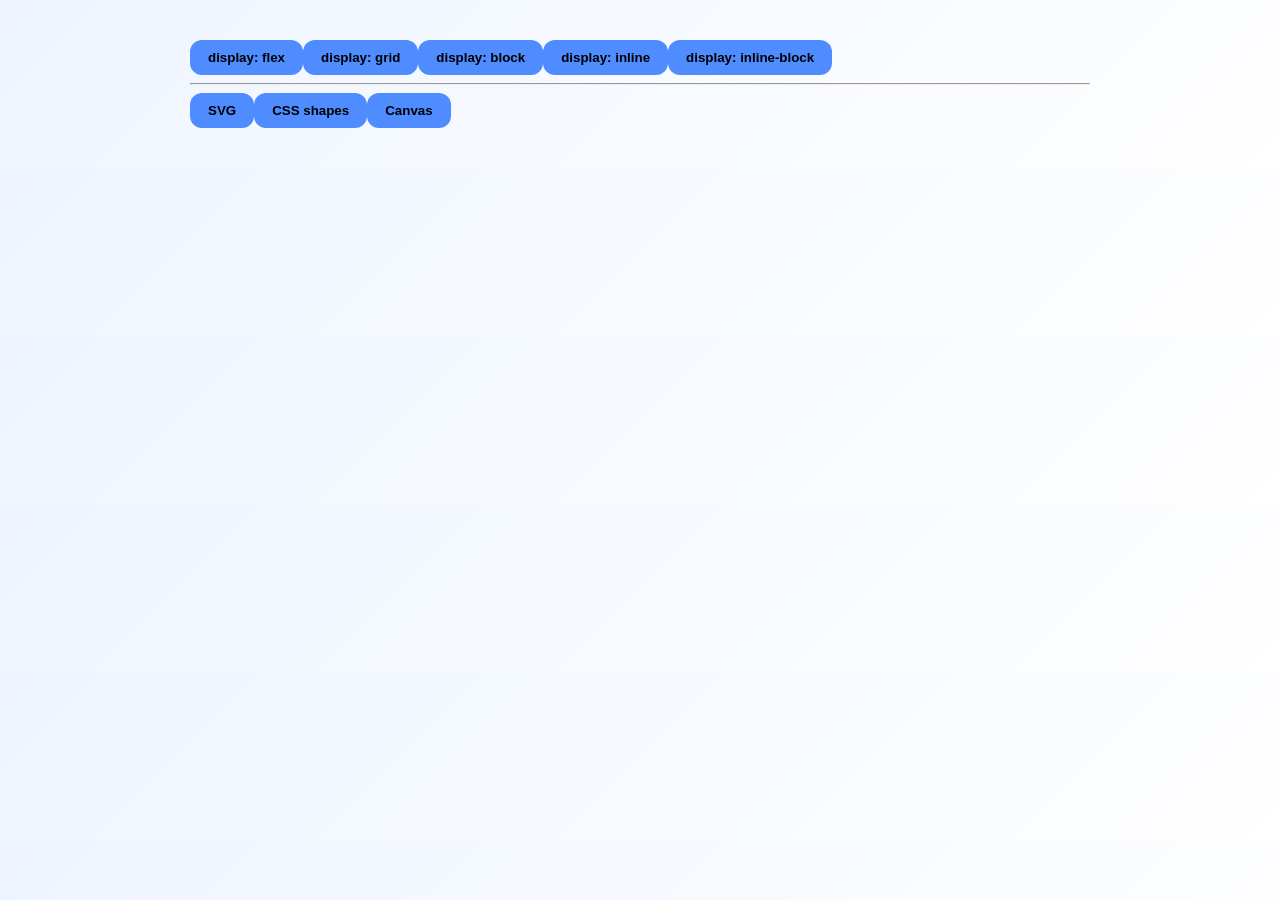
<file: index.html>
<!doctype html>
<html lang="en">
  <head>
    <meta charset="UTF-8" />
    <meta name="viewport" content="width=device-width, initial-scale=1.0" />
    <title>The Greatest CSS Tutorial</title>
    <link rel="stylesheet" href="style.css" />
  </head>
  <body>
    <main>
      <button onclick="window.location.href = `./flex.html`">
        display: flex</button
      ><button onclick="window.location.href = `./grid.html`">
        display: grid</button
      ><button onclick="window.location.href = `./block.html`">
        display: block</button
      ><button onclick="window.location.href = `./inline.html`">
        display: inline</button
      ><button onclick="window.location.href = `./inline-block.html`">
        display: inline-block
      </button>
      <hr />
      <button onclick="window.location.href = `./svg.html`">SVG</button
      ><button onclick="window.location.href = `./css_shapes.html`">
        CSS shapes</button
      ><button onclick="window.location.href = `./canvas.html`">Canvas</button>
    </main>
    <script>
      const backToTopBtn = document.getElementById("backToTop");

      window.addEventListener("scroll", () => {
        if (window.scrollY > 300) {
          backToTopBtn.classList.add("show");
        } else {
          backToTopBtn.classList.remove("show");
        }
      });

      backToTopBtn.addEventListener("click", () => {
        window.scrollTo({
          top: 0,
          behavior: "smooth",
        });
      });
    </script>
  </body>
</html>
</file>
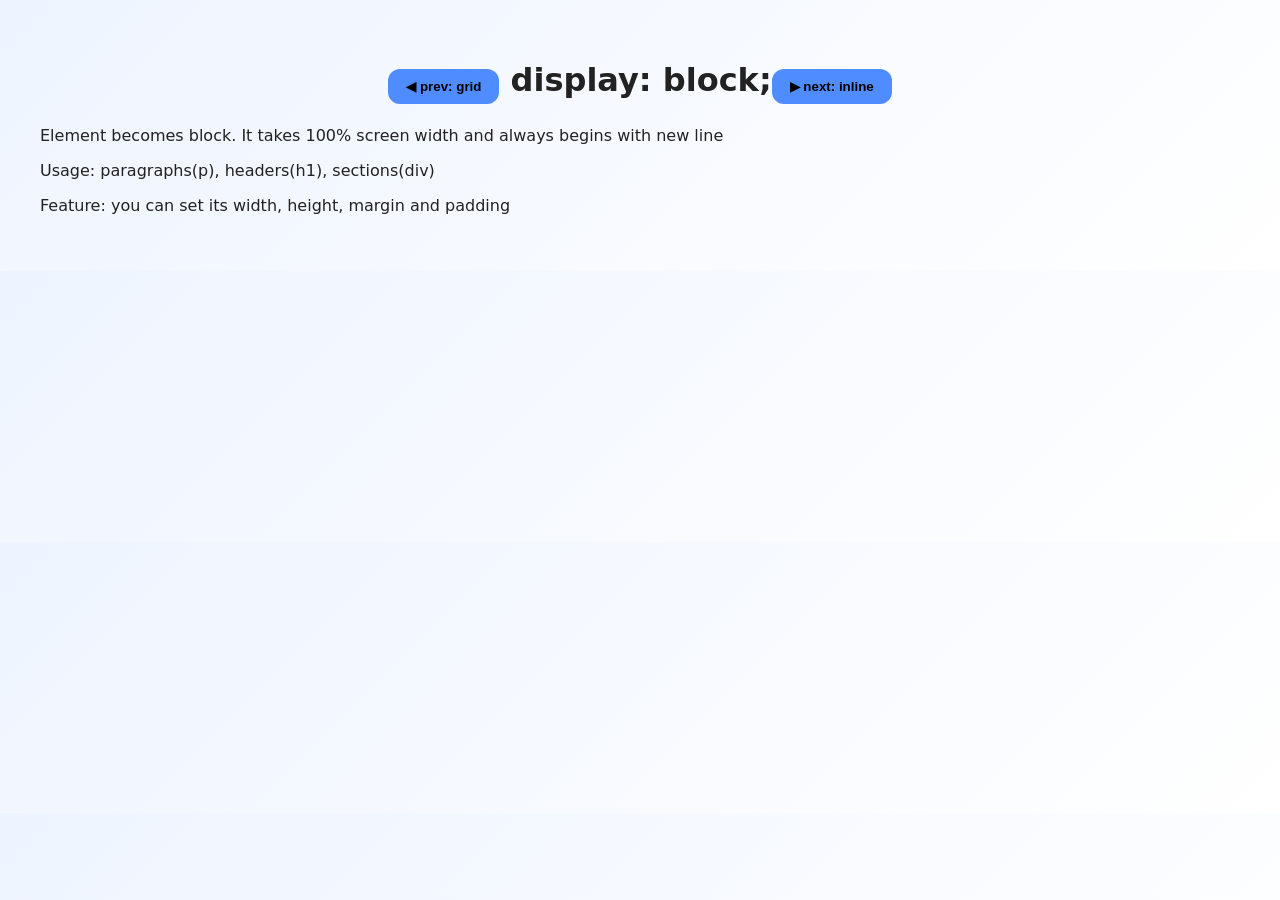
<file: block.html>
<!doctype html>
<html lang="en">
  <head>
    <meta charset="UTF-8" />
    <meta name="viewport" content="width=device-width, initial-scale=1.0" />
    <title>The Greatest CSS Tutorial - Grid</title>
    <link rel="stylesheet" href="style.css" />
    <link rel="stylesheet" href="table_style.css" />
  </head>

  <body>
    <button id="backToTop" class="back-to-top" title="Back">↑</button>

    <div id="learning-box">
      <h1>
        <button onclick="window.location.href = `./grid.html`">
          ◀ prev: grid
        </button>
        display: block;<button onclick="window.location.href = `./inline.html`">
          ▶ next: inline
        </button>
      </h1>
      <div id="info-box">
        <p>
          Element becomes block. It takes 100% screen width and always begins
          with new line
        </p>
        <p>Usage: paragraphs(p), headers(h1), sections(div)</p>
        <p>Feature: you can set its width, height, margin and padding</p>
      </div>
    </div>
    <script>
      const backToTopBtn = document.getElementById("backToTop");

      window.addEventListener("scroll", () => {
        if (window.scrollY > 300) {
          backToTopBtn.classList.add("show");
        } else {
          backToTopBtn.classList.remove("show");
        }
      });

      backToTopBtn.addEventListener("click", () => {
        window.scrollTo({
          top: 0,
          behavior: "smooth",
        });
      });
    </script>
  </body>
</html>
</file>
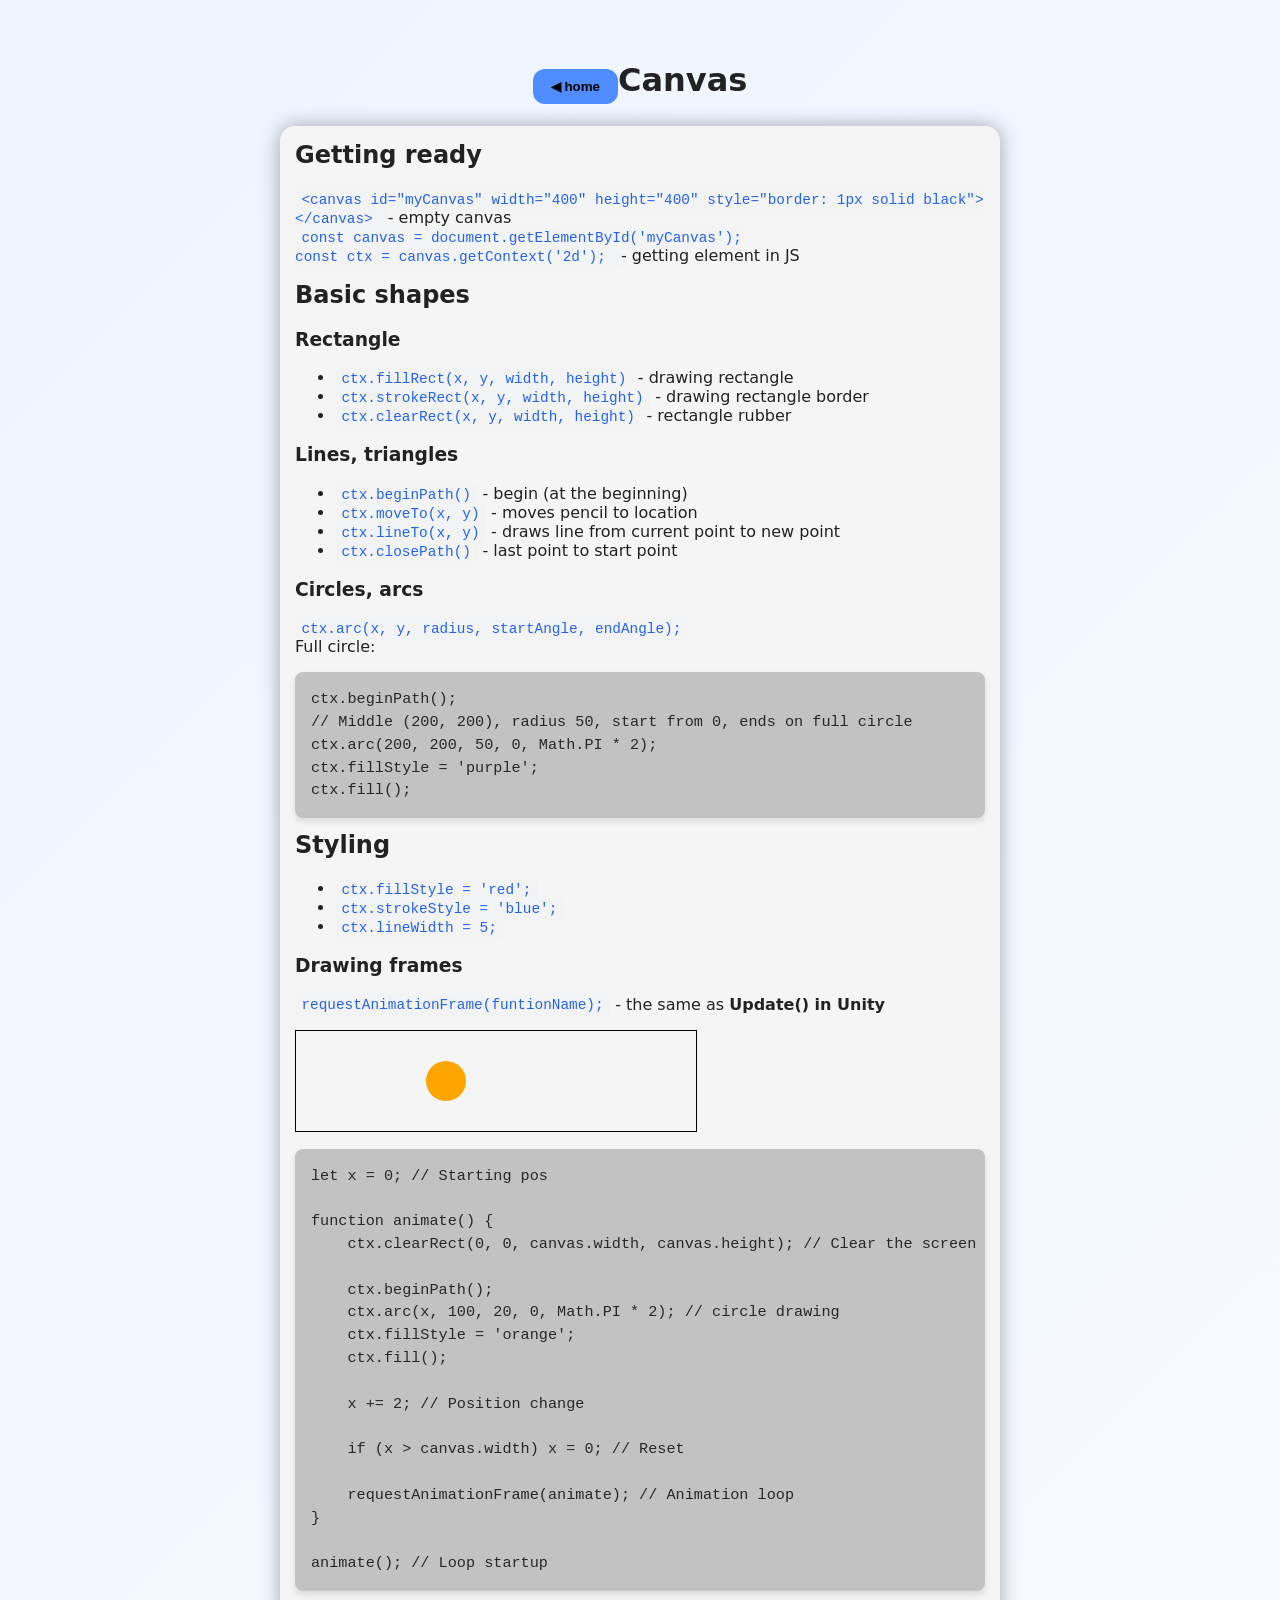
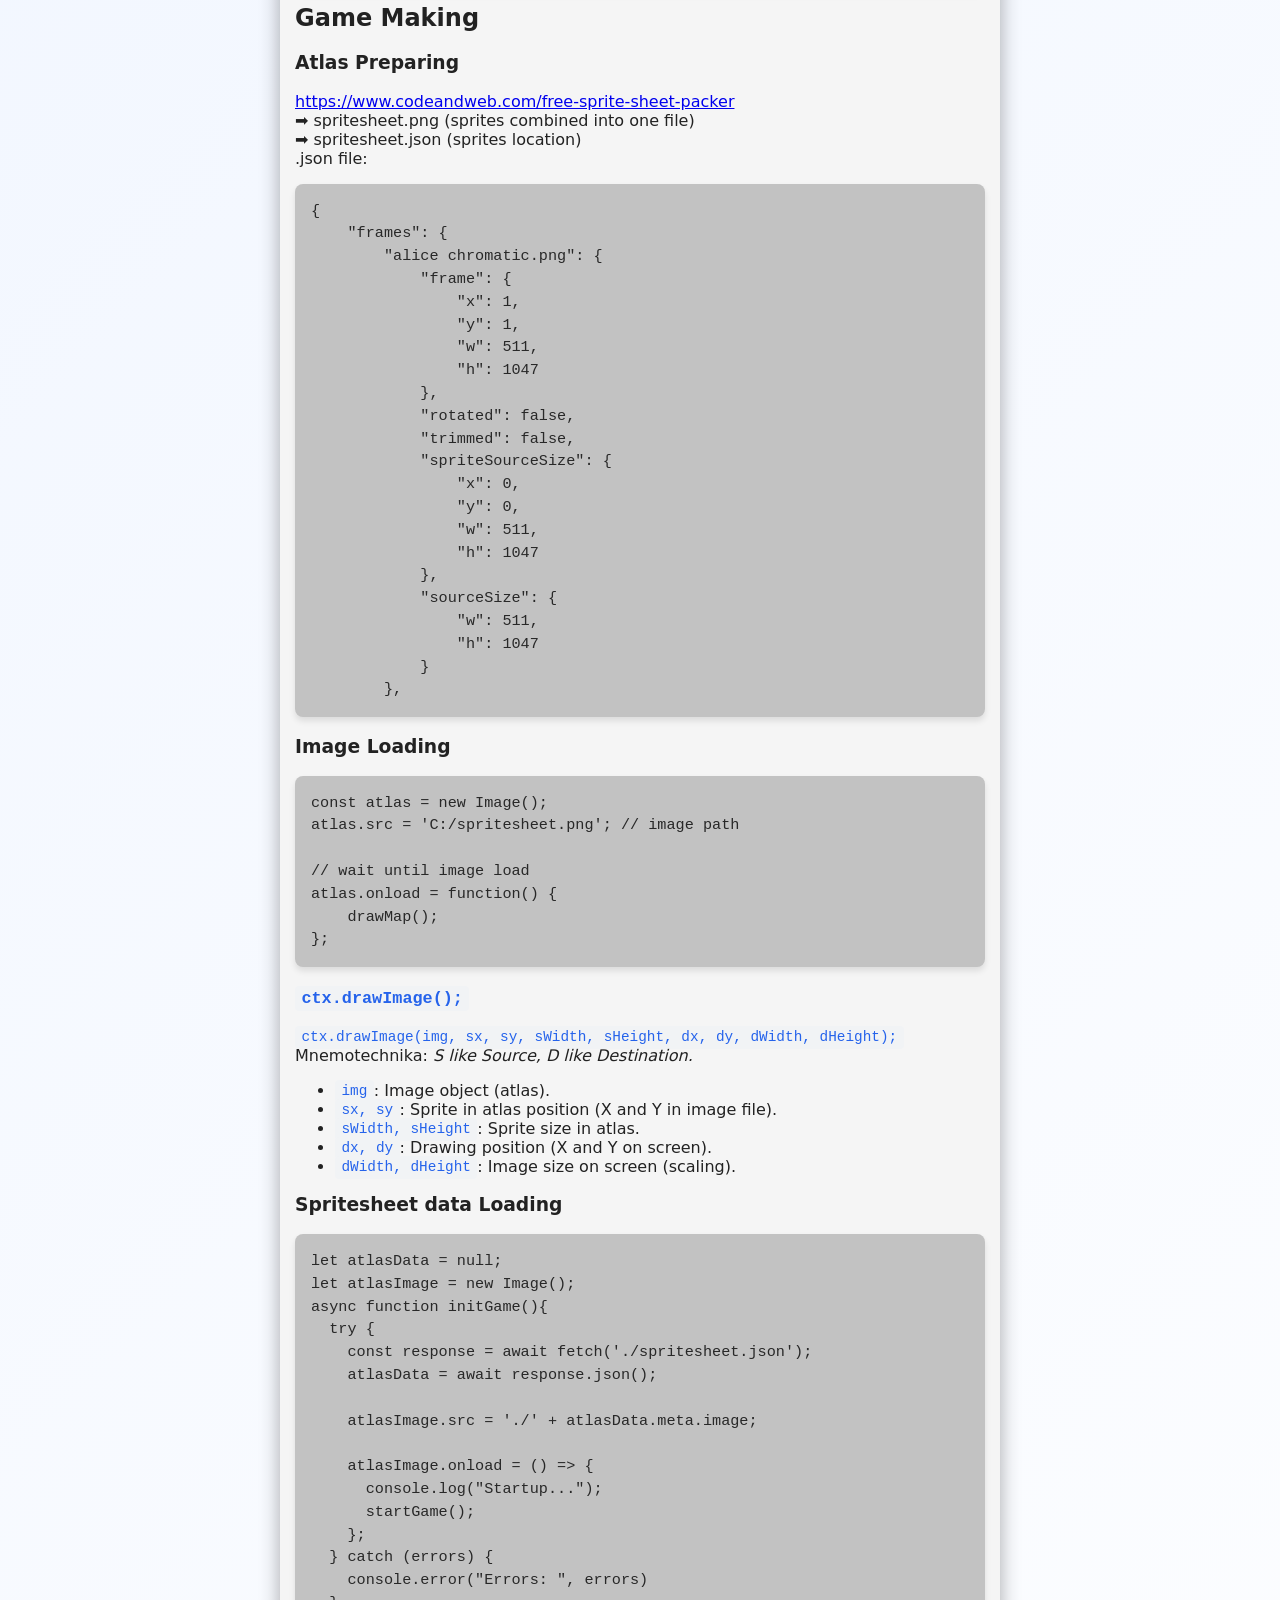
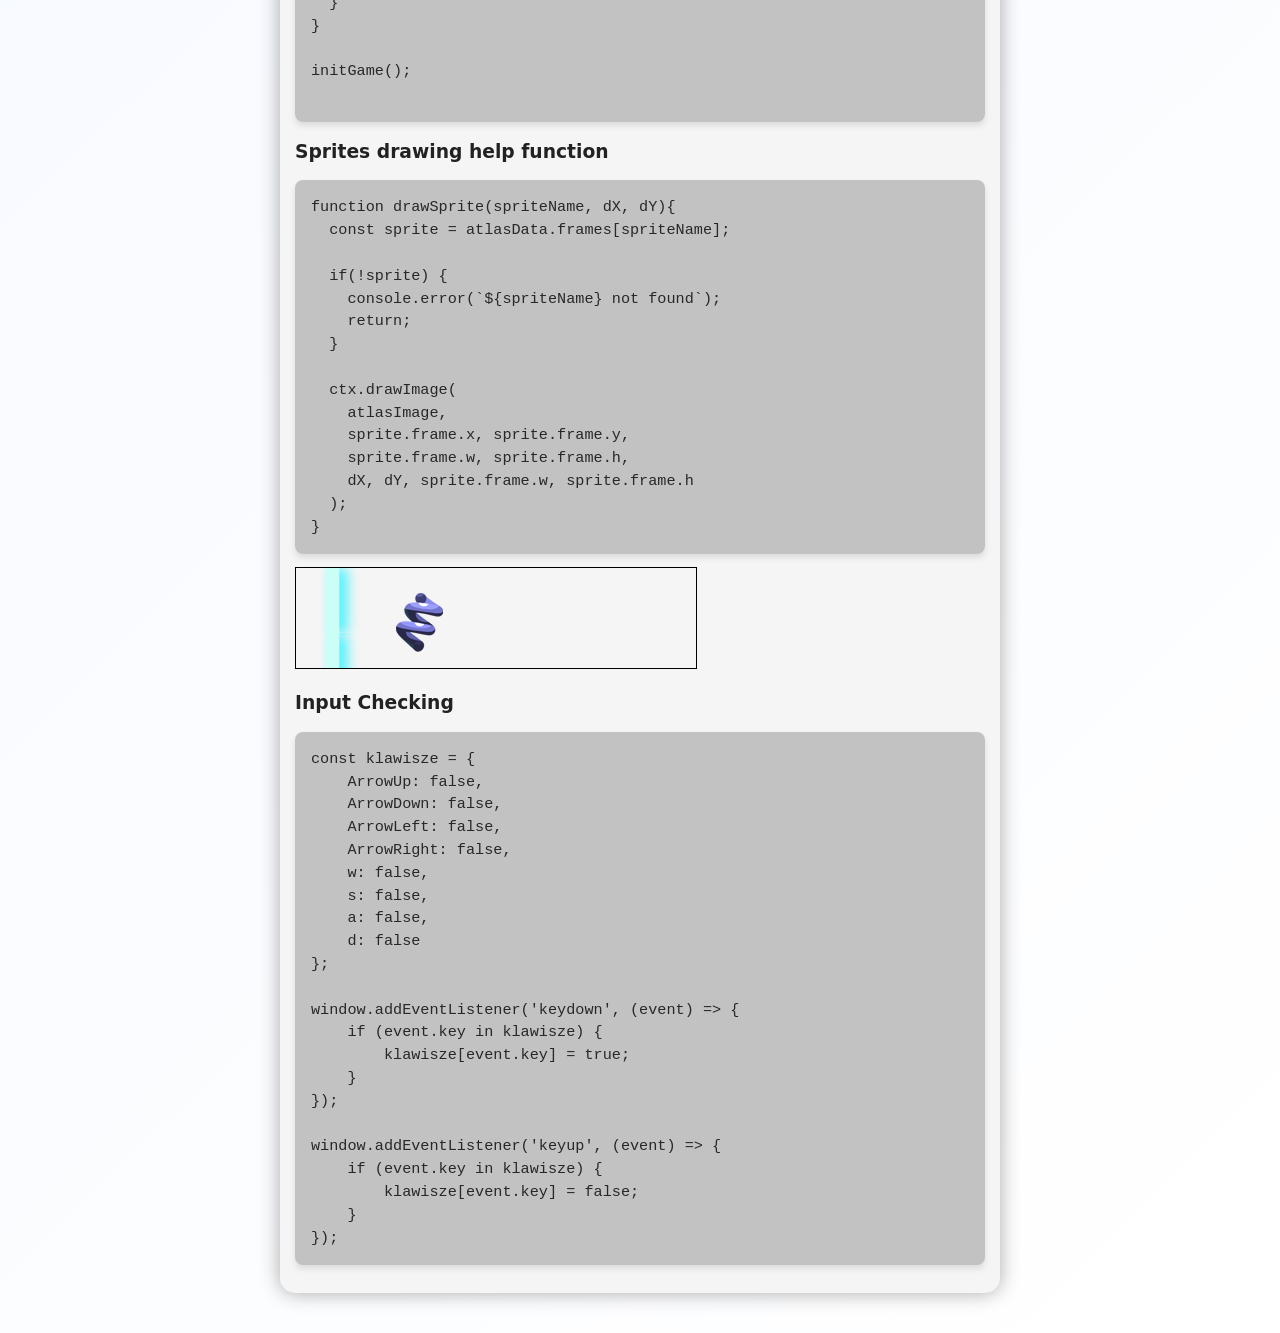
<file: canvas.html>
<!doctype html>
<html lang="en">
  <head>
    <meta charset="UTF-8" />
    <meta name="viewport" content="width=device-width, initial-scale=1.0" />
    <title>The Greatest CSS Tutorial - Grid</title>
    <link rel="stylesheet" href="style.css" />
    <link rel="stylesheet" href="table_style.css" />
  </head>

  <body>
    <button id="backToTop" class="back-to-top" title="Back">↑</button>

    <div id="learning-box">
      <h1>
        <button onclick="window.location.href = `./index.html`">◀ home</button
        >Canvas
      </h1>
      <div id="code-info-box">
        <h2>Getting ready</h2>
        <p>
          <code
            >&lt;canvas id="myCanvas" width="400" height="400" style="border:
            1px solid black"&gt;&lt;/canvas&gt;
          </code>
          - empty canvas<br />
          <code
            >const canvas = document.getElementById('myCanvas');<br />
            const ctx = canvas.getContext('2d');
          </code>
          - getting element in JS
        </p>

        <h2>Basic shapes</h2>
        <h3>Rectangle</h3>
        <ul>
          <li>
            <code>ctx.fillRect(x, y, width, height)</code> - drawing rectangle
          </li>
          <li>
            <code>ctx.strokeRect(x, y, width, height)</code> - drawing rectangle
            border
          </li>
          <li>
            <code>ctx.clearRect(x, y, width, height)</code> - rectangle rubber
          </li>
        </ul>

        <h3>Lines, triangles</h3>
        <ul>
          <li><code>ctx.beginPath()</code> - begin (at the beginning)</li>
          <li><code>ctx.moveTo(x, y)</code> - moves pencil to location</li>
          <li>
            <code>ctx.lineTo(x, y)</code> - draws line from current point to new
            point
          </li>
          <li><code>ctx.closePath()</code> - last point to start point</li>
        </ul>

        <h3>Circles, arcs</h3>
        <p>
          <code>ctx.arc(x, y, radius, startAngle, endAngle);</code><br />Full
          circle:
        </p>
        <pre><code>ctx.beginPath();
// Middle (200, 200), radius 50, start from 0, ends on full circle
ctx.arc(200, 200, 50, 0, Math.PI * 2); 
ctx.fillStyle = 'purple';
ctx.fill();
</code></pre>

        <h2>Styling</h2>
        <ul>
          <li>
            <code>ctx.fillStyle = 'red';</code>
          </li>
          <li><code>ctx.strokeStyle = 'blue';</code></li>
          <li><code>ctx.lineWidth = 5;</code></li>
        </ul>

        <h3>Drawing frames</h3>
        <p>
          <code>requestAnimationFrame(funtionName);</code> - the same as
          <strong>Update() in Unity</strong>
        </p>
        <canvas
          id="loopCanvas"
          width="400"
          height="100"
          style="border: 1px solid black"
        ></canvas>
        <pre><code>let x = 0; // Starting pos

function animate() {
    ctx.clearRect(0, 0, canvas.width, canvas.height); // Clear the screen
    
    ctx.beginPath();
    ctx.arc(x, 100, 20, 0, Math.PI * 2); // circle drawing
    ctx.fillStyle = 'orange';
    ctx.fill();
    
    x += 2; // Position change
    
    if (x > canvas.width) x = 0; // Reset

    requestAnimationFrame(animate); // Animation loop
}

animate(); // Loop startup
</code></pre>

        <h2>Game Making</h2>
        <h3>Atlas Preparing</h3>
        <p>
          <a
            href="https://www.codeandweb.com/free-sprite-sheet-packer"
            target="_blank"
            >https://www.codeandweb.com/free-sprite-sheet-packer</a
          ><br />➡ spritesheet.png (sprites combined into one file)<br />➡
          spritesheet.json (sprites location) <br />.json file:
        </p>
        <pre><code>{
    "frames": {
        "alice chromatic.png": {
            "frame": {
                "x": 1,
                "y": 1,
                "w": 511,
                "h": 1047
            },
            "rotated": false,
            "trimmed": false,
            "spriteSourceSize": {
                "x": 0,
                "y": 0,
                "w": 511,
                "h": 1047
            },
            "sourceSize": {
                "w": 511,
                "h": 1047
            }
        },</code></pre>

        <h3>Image Loading</h3>
        <pre><code>const atlas = new Image();
atlas.src = 'C:/spritesheet.png'; // image path

// wait until image load
atlas.onload = function() {
    drawMap();
};
</code></pre>

        <h3><code>ctx.drawImage(); </code></h3>
        <p>
          <code
            >ctx.drawImage(img, sx, sy, sWidth, sHeight, dx, dy, dWidth,
            dHeight);</code
          ><br />Mnemotechnika:
          <i>S like Source, D like Destination.</i>
        </p>
        <ul>
          <li><code>img</code>: Image object (atlas).</li>
          <li>
            <code>sx, sy</code>: Sprite in atlas position (X and Y in image
            file).
          </li>
          <li><code>sWidth, sHeight</code>: Sprite size in atlas.</li>
          <li><code>dx, dy</code>: Drawing position (X and Y on screen).</li>
          <li><code>dWidth, dHeight</code>: Image size on screen (scaling).</li>
        </ul>

        <h3>Spritesheet data Loading</h3>
        <pre><code>let atlasData = null;
let atlasImage = new Image();
async function initGame(){
  try {
    const response = await fetch('./spritesheet.json');
    atlasData = await response.json();

    atlasImage.src = './' + atlasData.meta.image;

    atlasImage.onload = () => {
      console.log("Startup...");
      startGame();
    };
  } catch (errors) {
    console.error("Errors: ", errors)
  }
}

initGame();
        </code></pre>

        <h3>Sprites drawing help function</h3>
        <pre><code>function drawSprite(spriteName, dX, dY){
  const sprite = atlasData.frames[spriteName];

  if(!sprite) {
    console.error(`${spriteName} not found`);
    return;
  }

  ctx.drawImage(
    atlasImage,
    sprite.frame.x, sprite.frame.y,
    sprite.frame.w, sprite.frame.h,
    dX, dY, sprite.frame.w, sprite.frame.h
  );
}</code></pre>

        <canvas
          id="spriteSheetCanvas"
          width="400"
          height="100"
          style="border: 1px solid black"
        ></canvas>

        <h3>Input Checking</h3>
        <pre><code>const klawisze = {
    ArrowUp: false,
    ArrowDown: false,
    ArrowLeft: false,
    ArrowRight: false,
    w: false,
    s: false,
    a: false,
    d: false
};

window.addEventListener('keydown', (event) => {
    if (event.key in klawisze) {
        klawisze[event.key] = true;
    }
});

window.addEventListener('keyup', (event) => {
    if (event.key in klawisze) {
        klawisze[event.key] = false;
    }
});
</code></pre>
      </div>
    </div>
    <script>
      const backToTopBtn = document.getElementById("backToTop");

      window.addEventListener("scroll", () => {
        if (window.scrollY > 300) {
          backToTopBtn.classList.add("show");
        } else {
          backToTopBtn.classList.remove("show");
        }
      });

      backToTopBtn.addEventListener("click", () => {
        window.scrollTo({
          top: 0,
          behavior: "smooth",
        });
      });

      //

      const canvas = document.getElementById("loopCanvas");
      const ctx = canvas.getContext("2d");

      let x = 0;

      function animate() {
        ctx.clearRect(0, 0, canvas.width, canvas.height);

        ctx.beginPath();
        ctx.arc(x, 50, 20, 0, Math.PI * 2);
        ctx.fillStyle = "orange";
        ctx.fill();

        x += 2;

        if (x > canvas.width) x = 0;

        requestAnimationFrame(animate);
      }

      animate();

      //

      const canvas2 = document.getElementById("spriteSheetCanvas");
      const ctx2 = canvas2.getContext("2d");

      let atlasData = null;
      let atlasImage = new Image();
      async function initGame() {
        try {
          const response = await fetch("./spritesheet.json");
          atlasData = await response.json();

          atlasImage.src = "./spritesheet.png";

          atlasImage.onload = () => {
            console.log("Startup...");
            startGame();
          };
        } catch (errors) {
          console.error("Errors: ", errors);
        }
      }

      initGame();

      function startGame() {
        console.log("Available sprites: ", atlasData.frames);

        const sprite = atlasData.frames["coils.png"];

        if (!sprite) {
          console.error(`sprite not found`);
          return;
        }

        ctx2.clearRect(0, 0, canvas2.width, canvas2.height);

        ctx2.drawImage(
          atlasImage,
          sprite.frame.x,
          sprite.frame.y,
          sprite.frame.w,
          sprite.frame.h,
          100,
          25,
          sprite.frame.w,
          sprite.frame.h,
        );

        //
        let forceFieldImage = new Image();
        forceFieldImage.src = "./force_field.png";
        const scale = 1.5;
        const offset = -1;

        forceFieldImage.onload = () => {
          const oryginalneW = forceFieldImage.width;
          const oryginalneH = forceFieldImage.height;

          const doceloweW = oryginalneW / scale;
          const doceloweH = oryginalneH / scale;

          for (let i = 0; i < 5; i++) {
            ctx2.save();

            const posX = 10;
            const posY = doceloweH * i + offset * i;

            // 1. Przesunięcie do punktu docelowego
            ctx2.translate(posX, posY);

            // 2. Obrót o 270 stopni (3 * 90° w radianach)
            ctx2.rotate((3 * Math.PI) / 2);

            // 3. Rysowanie obrazka
            // Po obrocie o 270 stopni musimy przesunąć pozycję X o ujemną szerokość,
            // aby obrazek "wskoczył" na właściwe miejsce docelowe.
            ctx2.drawImage(
              forceFieldImage,
              0,
              0,
              oryginalneW,
              oryginalneH,
              -doceloweW, // Kompensacja szerokości po obrocie o 270 stopni
              0,
              doceloweW,
              doceloweH,
            );

            ctx2.restore();
          }
        };
      }
    </script>
  </body>
</html>
</file>
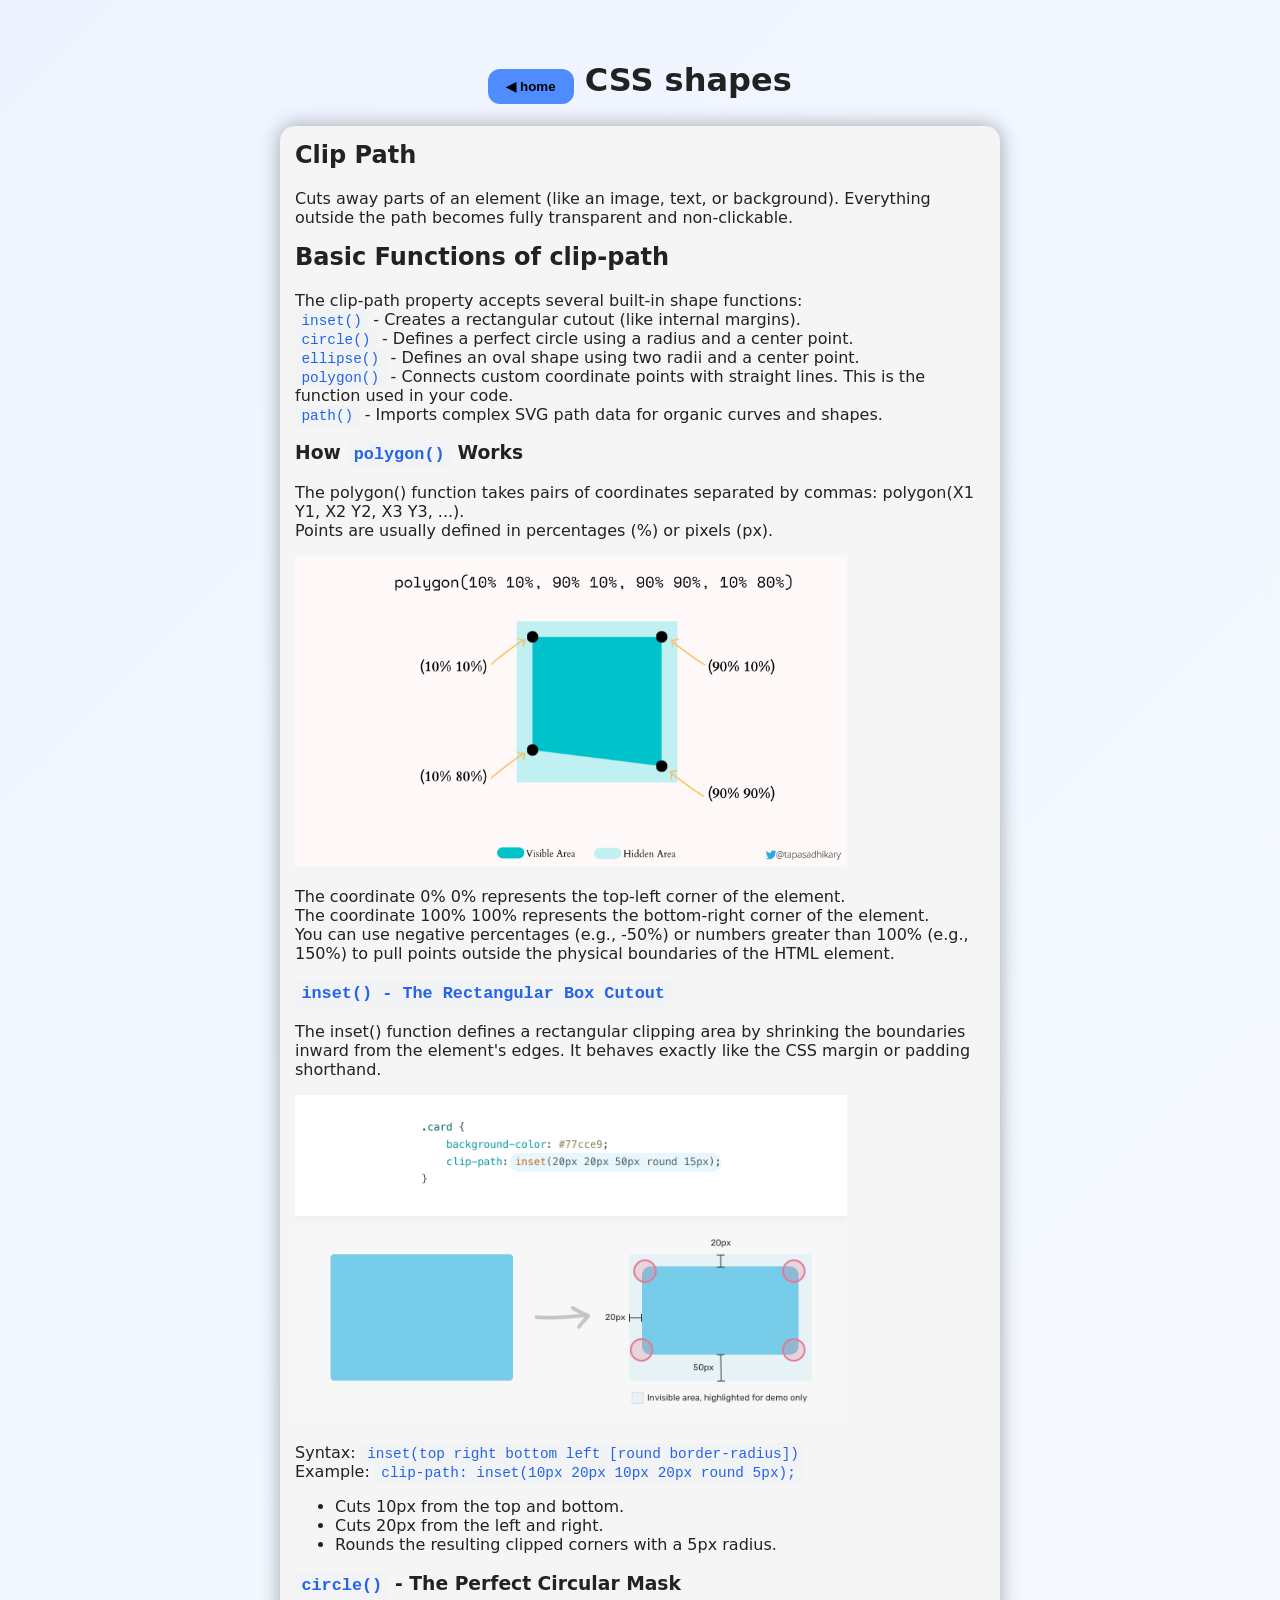
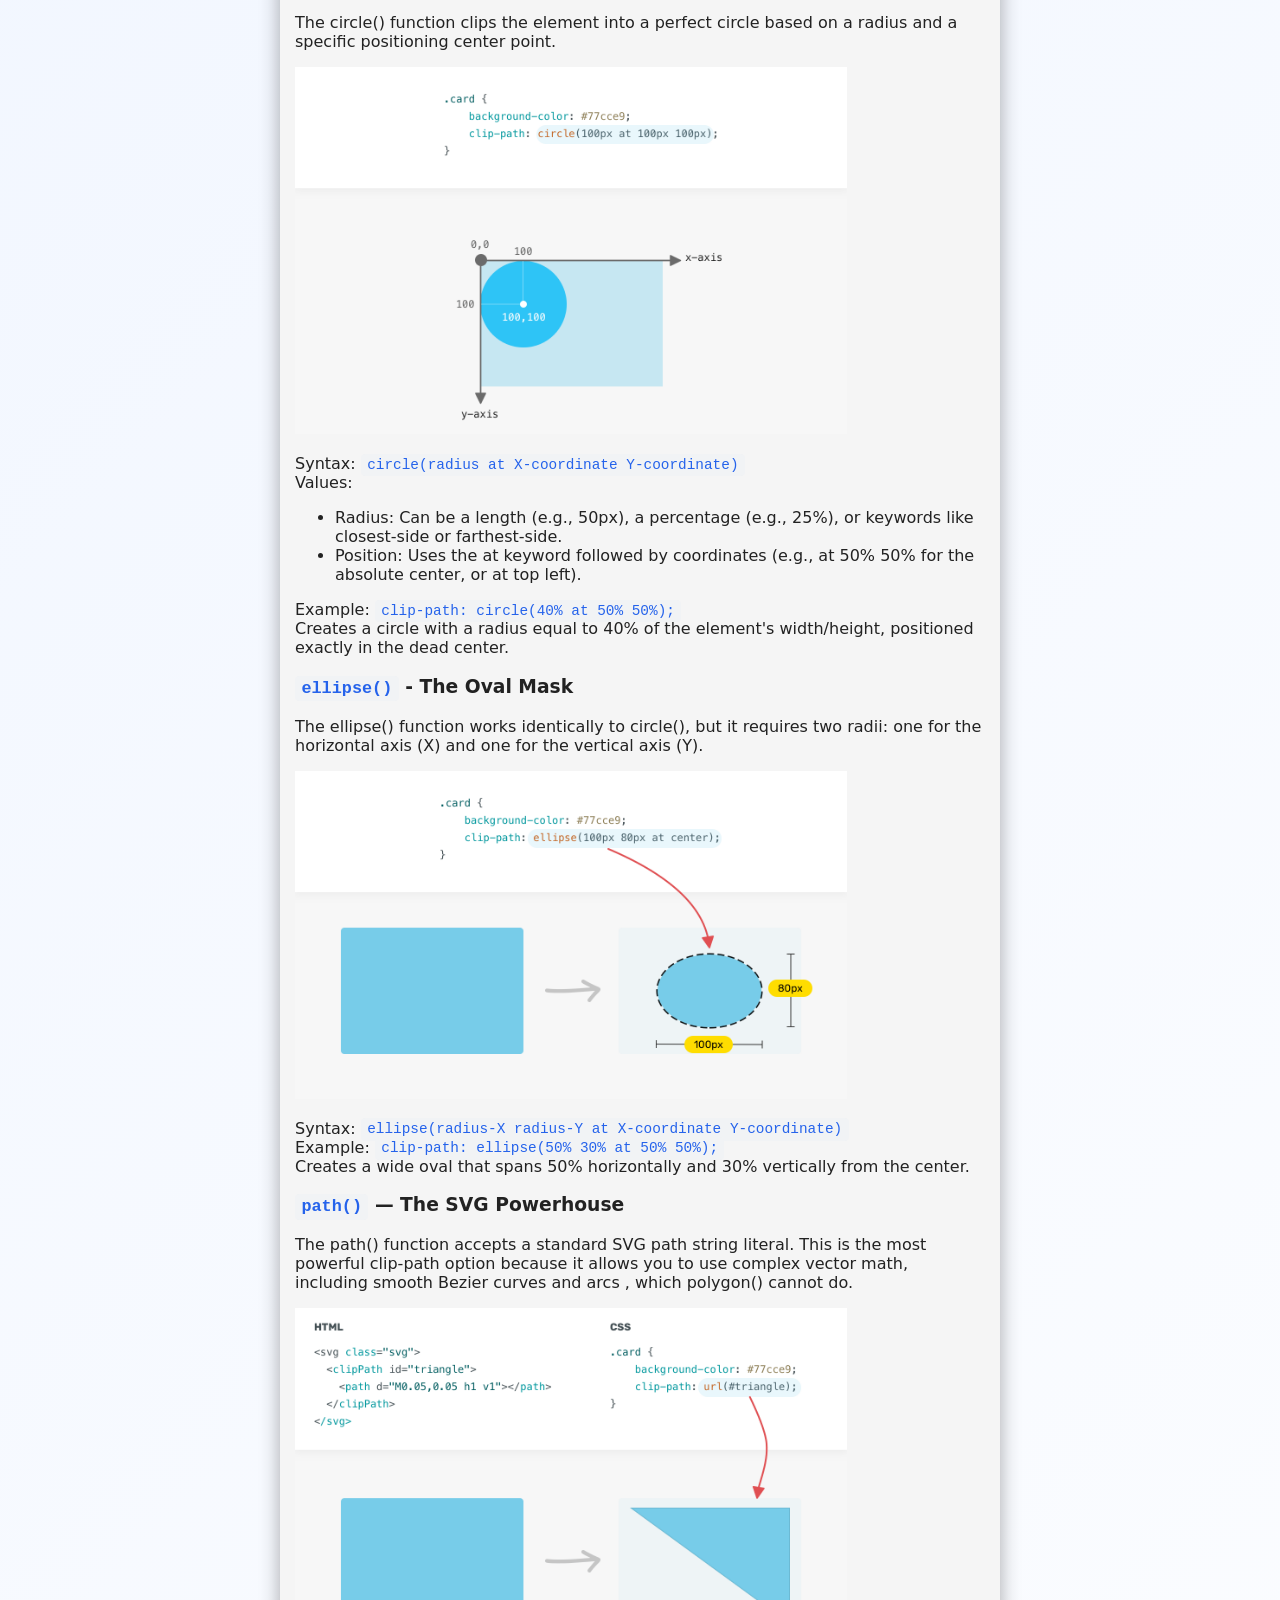
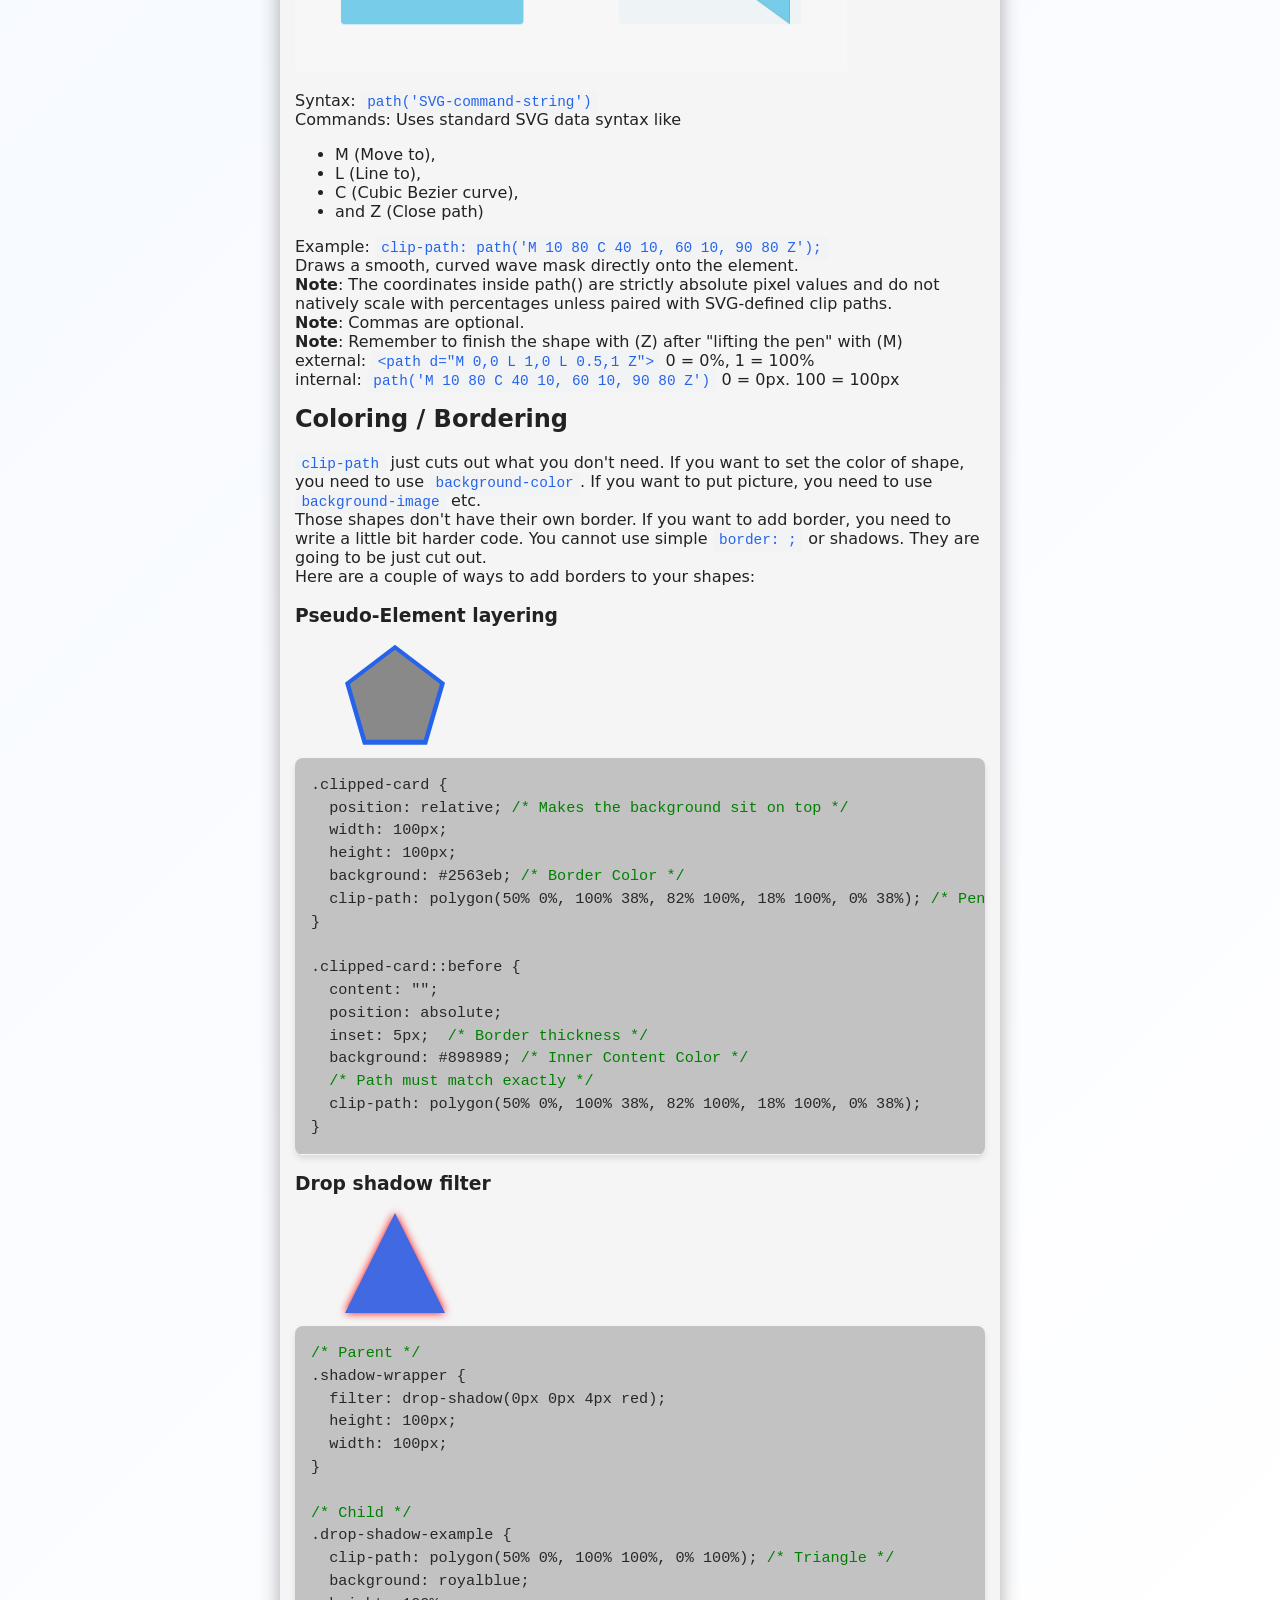
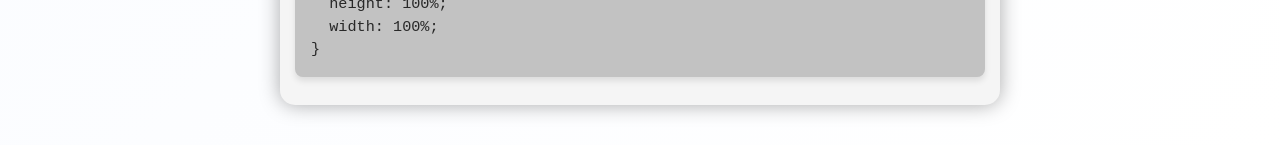
<file: css_shapes.html>
<!doctype html>
<html lang="en">
  <head>
    <meta charset="UTF-8" />
    <meta name="viewport" content="width=device-width, initial-scale=1.0" />
    <title>The Greatest CSS Tutorial - Grid</title>
    <link rel="stylesheet" href="style.css" />
    <link rel="stylesheet" href="table_style.css" />
  </head>

  <body>
    <button id="backToTop" class="back-to-top" title="Back">↑</button>

    <div id="learning-box">
      <h1>
        <button onclick="window.location.href = `./index.html`">◀ home</button>
        CSS shapes
      </h1>
      <div id="code-info-box">
        <h2>Clip Path</h2>
        <p>
          Cuts away parts of an element (like an image, text, or background).
          Everything outside the path becomes fully transparent and
          non-clickable.
        </p>

        <h2>Basic Functions of clip-path</h2>
        <p>
          The clip-path property accepts several built-in shape functions:<br />
          <code>inset()</code> - Creates a rectangular cutout (like internal
          margins).<br /><code>circle()</code> - Defines a perfect circle using
          a radius and a center point.<br /><code>ellipse()</code> - Defines an
          oval shape using two radii and a center point.<br /><code
            >polygon()</code
          >
          - Connects custom coordinate points with straight lines. This is the
          function used in your code.<br /><code>path()</code> - Imports complex
          SVG path data for organic curves and shapes.
        </p>

        <h3>How <code>polygon()</code> Works</h3>
        <p>
          The polygon() function takes pairs of coordinates separated by commas:
          polygon(X1 Y1, X2 Y2, X3 Y3, ...).<br />Points are usually defined in
          percentages (%) or pixels (px).<br />
        </p>
        <img src="./polygon.png" alt="polygon" class="example-img" /><br />
        <p>
          The coordinate 0% 0% represents the top-left corner of the element.<br />The
          coordinate 100% 100% represents the bottom-right corner of the
          element.<br />You can use negative percentages (e.g., -50%) or numbers
          greater than 100% (e.g., 150%) to pull points outside the physical
          boundaries of the HTML element.
        </p>

        <h3><code>inset() - The Rectangular Box Cutout</code></h3>
        <p>
          The inset() function defines a rectangular clipping area by shrinking
          the boundaries inward from the element's edges. It behaves exactly
          like the CSS margin or padding shorthand.
        </p>
        <img src="./inset.png" alt="inset" class="example-img" />
        <p>
          Syntax:
          <code>inset(top right bottom left [round border-radius])</code
          ><br />Example:
          <code>clip-path: inset(10px 20px 10px 20px round 5px);</code>
        </p>
        <ul>
          <li>Cuts 10px from the top and bottom.</li>
          <li>Cuts 20px from the left and right.</li>
          <li>Rounds the resulting clipped corners with a 5px radius.</li>
        </ul>

        <h3><code>circle()</code> - The Perfect Circular Mask</h3>
        <p>
          The circle() function clips the element into a perfect circle based on
          a radius and a specific positioning center point.
        </p>
        <img src="./circle.png" alt="circle" class="example-img" />
        <p>
          Syntax:
          <code>circle(radius at X-coordinate Y-coordinate)</code><br />Values:
        </p>
        <ul>
          <li>
            Radius: Can be a length (e.g., 50px), a percentage (e.g., 25%), or
            keywords like closest-side or farthest-side.
          </li>
          <li>
            Position: Uses the at keyword followed by coordinates (e.g., at 50%
            50% for the absolute center, or at top left).
          </li>
        </ul>
        <p>
          Example: <code>clip-path: circle(40% at 50% 50%);</code><br />Creates
          a circle with a radius equal to 40% of the element's width/height,
          positioned exactly in the dead center.
        </p>

        <h3><code>ellipse()</code> - The Oval Mask</h3>
        <p>
          The ellipse() function works identically to circle(), but it requires
          two radii: one for the horizontal axis (X) and one for the vertical
          axis (Y).<br />
        </p>
        <img src="./ellipse.png" alt="ellipse" class="example-img" />
        <p>
          Syntax:
          <code>ellipse(radius-X radius-Y at X-coordinate Y-coordinate)</code
          ><br />Example: <code>clip-path: ellipse(50% 30% at 50% 50%);</code
          ><br />Creates a wide oval that spans 50% horizontally and 30%
          vertically from the center.
        </p>

        <h3><code>path()</code> — The SVG Powerhouse</h3>
        <p>
          The path() function accepts a standard SVG path string literal. This
          is the most powerful clip-path option because it allows you to use
          complex vector math, including smooth Bezier curves and arcs , which
          polygon() cannot do.
        </p>
        <img src="./path.png" alt="path" class="example-img" />
        <p>
          Syntax: <code>path('SVG-command-string')</code><br />Commands: Uses
          standard SVG data syntax like
        </p>
        <ul>
          <li>M (Move to),</li>
          <li>L (Line to),</li>
          <li>C (Cubic Bezier curve),</li>
          <li>and Z (Close path)</li>
        </ul>
        <p>
          Example:
          <code>clip-path: path('M 10 80 C 40 10, 60 10, 90 80 Z');</code
          ><br />Draws a smooth, curved wave mask directly onto the element.<br /><strong
            >Note</strong
          >: The coordinates inside path() are strictly absolute pixel values
          and do not natively scale with percentages unless paired with
          SVG-defined clip paths. <br /><strong>Note</strong>: Commas are
          optional. <br /><strong>Note</strong>: Remember to finish the shape
          with (Z) after "lifting the pen" with (M)<br />
          external: <code>&lt;path d="M 0,0 L 1,0 L 0.5,1 Z"&gt;</code> 0 = 0%,
          1 = 100%<br />
          internal: <code>path('M 10 80 C 40 10, 60 10, 90 80 Z')</code> 0 =
          0px. 100 = 100px
        </p>

        <h2>Coloring / Bordering</h2>
        <p>
          <code>clip-path</code> just cuts out what you don't need. If you want
          to set the color of shape, you need to use
          <code>background-color</code>. If you want to put picture, you need to
          use <code>background-image</code> etc. <br />Those shapes don't have
          their own border. If you want to add border, you need to write a
          little bit harder code. You cannot use simple
          <code>border: ;</code> or shadows. They are going to be just cut out.
          <br />Here are a couple of ways to add borders to your shapes:
        </p>

        <h3>Pseudo-Element layering</h3>
        <div class="clipped-card"></div>
        <pre><code>.clipped-card {
  position: relative; <span class="code-comment">/* Makes the background sit on top */</span>
  width: 100px;
  height: 100px;
  background: #2563eb; <span class="code-comment">/* Border Color */</span>
  clip-path: polygon(50% 0%, 100% 38%, 82% 100%, 18% 100%, 0% 38%); <span class="code-comment">/* Pentagon */</span>
}

.clipped-card::before {
  content: "";
  position: absolute;
  inset: 5px;  <span class="code-comment">/* Border thickness */</span>
  background: #898989; <span class="code-comment">/* Inner Content Color */</span>
  <span class="code-comment">/* Path must match exactly */</span>
  clip-path: polygon(50% 0%, 100% 38%, 82% 100%, 18% 100%, 0% 38%);
}</code></pre>

        <h3>Drop shadow filter</h3>
        <div class="shadow-wrapper">
          <div class="drop-shadow-example"></div>
        </div>
        <pre><code><span class="code-comment">/* Parent */</span>
.shadow-wrapper {
  filter: drop-shadow(0px 0px 4px red);
  height: 100px;
  width: 100px;
}

<span class="code-comment">/* Child */</span>
.drop-shadow-example {
  clip-path: polygon(50% 0%, 100% 100%, 0% 100%); <span class="code-comment">/* Triangle */</span>
  background: royalblue;
  height: 100%;
  width: 100%;
}
</code></pre>
      </div>
    </div>
    <script>
      const backToTopBtn = document.getElementById("backToTop");

      window.addEventListener("scroll", () => {
        if (window.scrollY > 300) {
          backToTopBtn.classList.add("show");
        } else {
          backToTopBtn.classList.remove("show");
        }
      });

      backToTopBtn.addEventListener("click", () => {
        window.scrollTo({
          top: 0,
          behavior: "smooth",
        });
      });
    </script>
  </body>
</html>
</file>
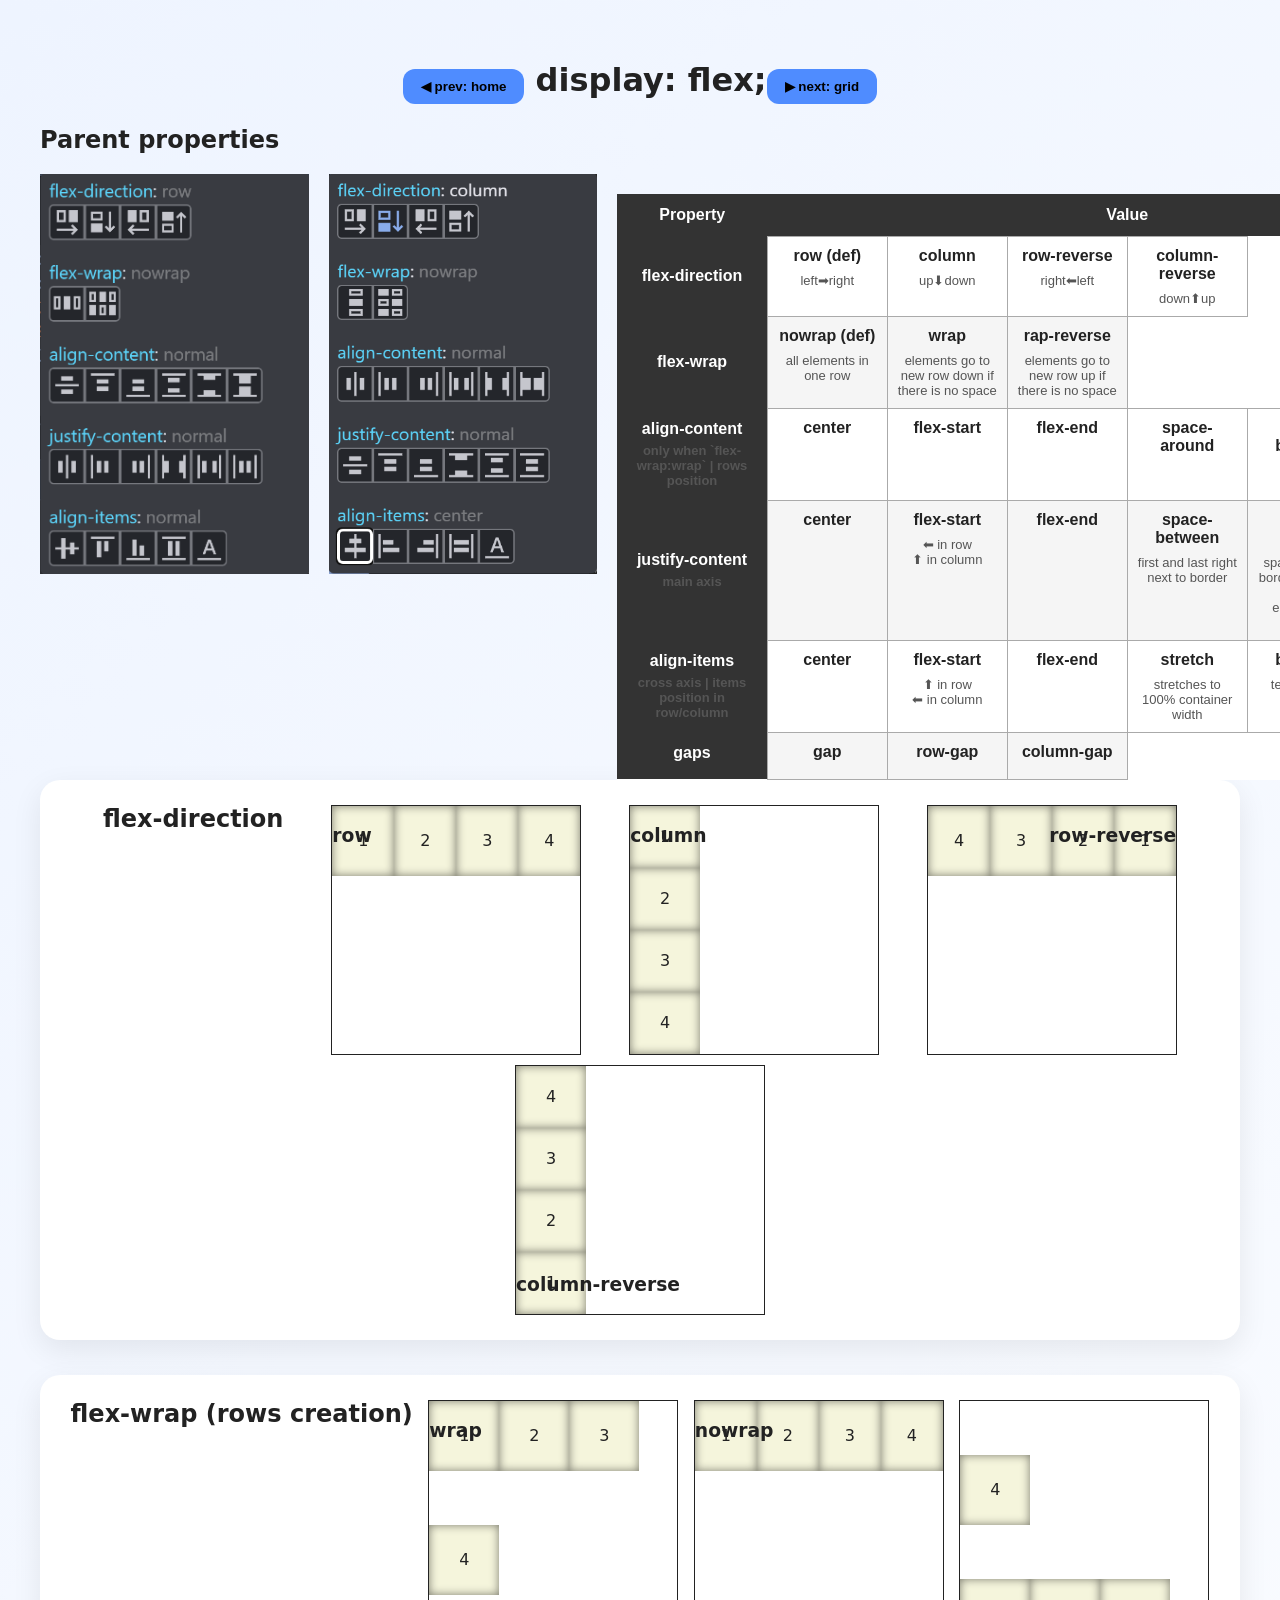
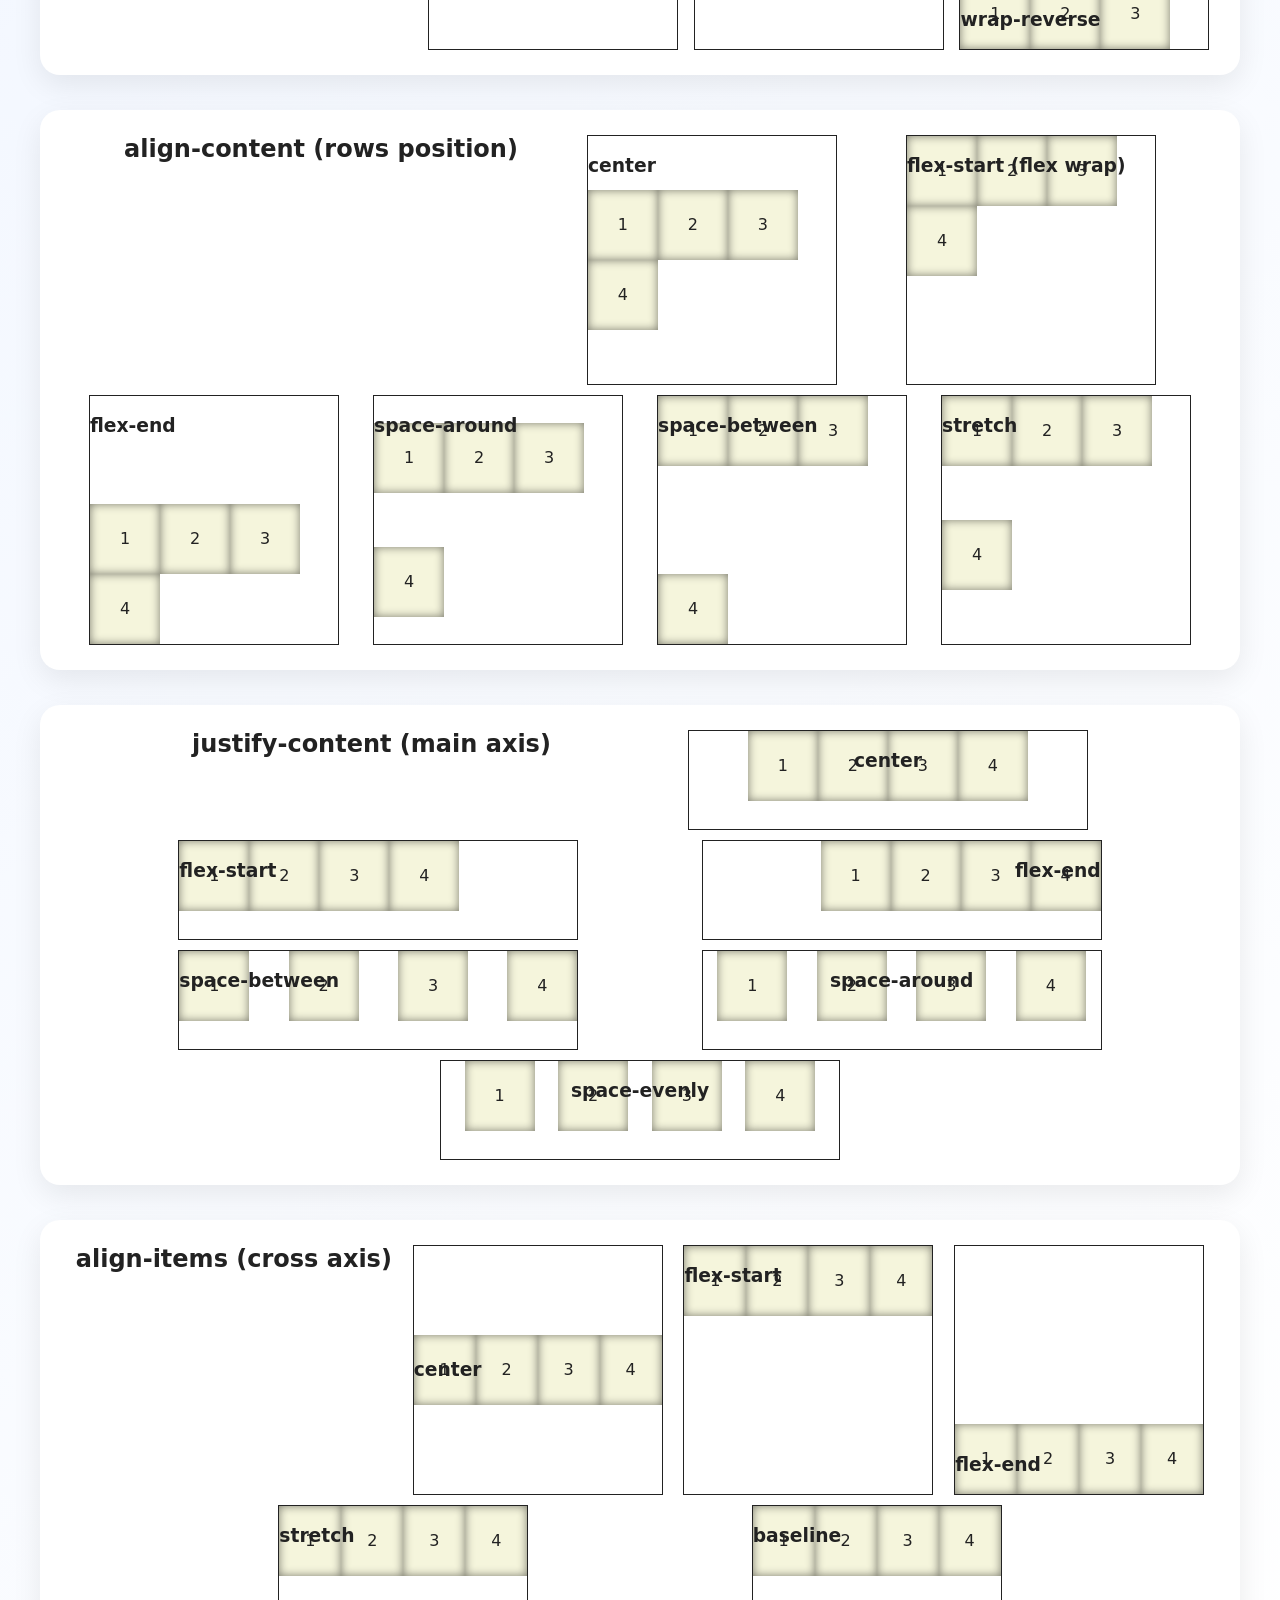
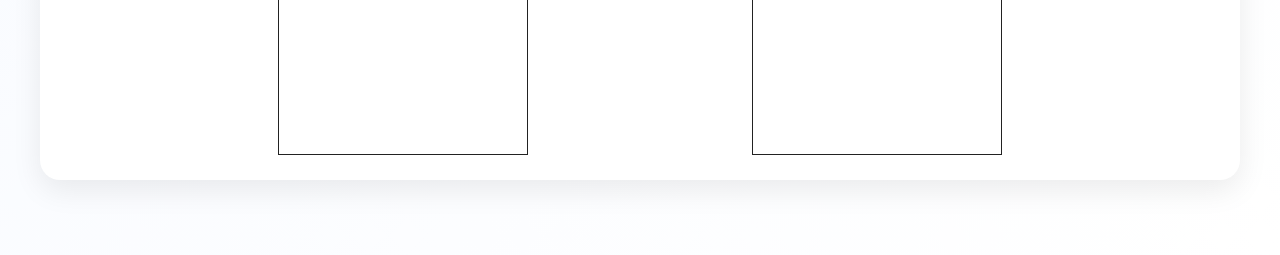
<file: flex.html>
<!doctype html>
<html lang="en">
  <head>
    <meta charset="UTF-8" />
    <meta name="viewport" content="width=device-width, initial-scale=1.0" />
    <title>The Greatest CSS Tutorial</title>
    <link rel="stylesheet" href="style.css" />
    <link rel="stylesheet" href="table_style.css" />
  </head>

  <body>
    <button id="backToTop" class="back-to-top" title="Back">↑</button>

    <div id="learning-box">
      <h1>
        <button onclick="window.location.href = `./index.html`">
          ◀ prev: home
        </button>
        display: flex;<button onclick="window.location.href = `./grid.html`">
          ▶ next: grid
        </button>
      </h1>
      <h2>Parent properties</h2>
      <div class="flex">
        <img
          src="./display_flex-row.png"
          alt="display_flex_box"
          id="display-flex-properties-row"
        /><img
          src="./display_flex-column.png"
          alt="display_flex_box"
          id="display-flex-properties-column"
        />
        <table>
          <thead>
            <tr>
              <th>Property</th>
              <th colspan="6">Value</th>
            </tr>
          </thead>
          <tbody>
            <tr>
              <th><a href="#flex-direction-section">flex-direction</a></th>
              <td>
                <b>row (def)</b>
                <p>left➡right</p>
              </td>
              <td>
                <b>column</b>
                <p>up⬇down</p>
              </td>
              <td>
                <b>row-reverse</b>
                <p>right⬅left</p>
              </td>
              <td>
                <b>column-reverse</b>
                <p>down⬆up</p>
              </td>
            </tr>

            <tr>
              <th><a href="#flex-wrap-section">flex-wrap</a></th>
              <td>
                <b>nowrap (def)</b>
                <p>all elements in one row</p>
              </td>
              <td>
                <b>wrap </b>
                <p>elements go to new row down if there is no space</p>
              </td>
              <td>
                <b>rap-reverse </b>
                <p>elements go to new row up if there is no space</p>
              </td>
            </tr>

            <tr>
              <th>
                <a href="#align-content-section">align-content</a>
                <p>only when `flex-wrap:wrap` | rows position</p>
              </th>
              <td>
                <b>center</b>
                <p></p>
              </td>
              <td>
                <b>flex-start</b>
                <p></p>
              </td>
              <td>
                <b>flex-end</b>
                <p></p>
              </td>
              <td>
                <b>space-around</b>
                <p></p>
              </td>
              <td>
                <b>space-between</b>
                <p></p>
              </td>
              <td>
                <b>stretch</b>
                <p></p>
              </td>
            </tr>

            <tr>
              <th>
                <a href="#justify-content-section">justify-content</a>
                <p>main axis</p>
              </th>
              <td>
                <b>center</b>
                <p></p>
              </td>
              <td>
                <b>flex-start</b>
                <p>
                  ⬅ in row<br />
                  ⬆ in column
                </p>
              </td>
              <td>
                <b>flex-end</b>
                <p></p>
              </td>
              <td>
                <b>space-between</b>
                <p>first and last right next to border</p>
              </td>
              <td>
                <b>space-around</b>
                <p>space between border 1x, space between elements 2x</p>
              </td>
              <td>
                <b>space-evenly</b>
                <p>space around everything (elements and boders) is the same</p>
              </td>
            </tr>

            <tr>
              <th>
                <a href="#align-items-section">align-items</a>
                <p>cross axis | items position in row/column</p>
              </th>
              <td>
                <b>center</b>
                <p></p>
              </td>
              <td>
                <b>flex-start</b>
                <p>
                  ⬆ in row<br />
                  ⬅ in column
                </p>
              </td>
              <td>
                <b>flex-end</b>
                <p></p>
              </td>
              <td>
                <b>stretch</b>
                <p>stretches to 100% container width</p>
              </td>
              <td>
                <b>baseline</b>
                <p>text baseline</p>
              </td>
            </tr>

            <tr>
              <th>
                <a href="#align-content-section">gaps</a>
                <p></p>
              </th>
              <td>
                <b>gap</b>
              </td>
              <td>
                <b>row-gap</b>
              </td>
              <td>
                <b>column-gap</b>
              </td>
            </tr>
          </tbody>
        </table>
      </div>
      <div id="previews">
        <div id="flex-direction-section" class="property-box">
          <h2>flex-direction</h2>

          <div
            style="display: flex; flex-direction: row"
            class="common-container"
          >
            <h3>row</h3>
            <div class="common-container-child">1</div>
            <div class="common-container-child">2</div>
            <div class="common-container-child">3</div>
            <div class="common-container-child">4</div>
          </div>

          <div
            style="display: flex; flex-direction: column"
            class="common-container"
          >
            <h3>column</h3>
            <div class="common-container-child">1</div>
            <div class="common-container-child">2</div>
            <div class="common-container-child">3</div>
            <div class="common-container-child">4</div>
          </div>

          <div
            style="display: flex; flex-direction: row-reverse"
            class="common-container"
          >
            <h3>row-reverse</h3>
            <div class="common-container-child">1</div>
            <div class="common-container-child">2</div>
            <div class="common-container-child">3</div>
            <div class="common-container-child">4</div>
          </div>

          <div
            style="display: flex; flex-direction: column-reverse"
            class="common-container"
          >
            <h3>column-reverse</h3>
            <div class="common-container-child">1</div>
            <div class="common-container-child">2</div>
            <div class="common-container-child">3</div>
            <div class="common-container-child">4</div>
          </div>
        </div>

        <div id="flex-wrap-section" class="property-box">
          <h2>flex-wrap (rows creation)</h2>
          <div style="display: flex; flex-wrap: wrap" class="common-container">
            <h3>wrap</h3>
            <div class="common-container-child">1</div>
            <div class="common-container-child">2</div>
            <div class="common-container-child">3</div>
            <div class="common-container-child">4</div>
          </div>

          <div
            style="display: flex; flex-wrap: nowrap"
            class="common-container"
          >
            <h3>nowrap</h3>
            <div class="common-container-child">1</div>
            <div class="common-container-child">2</div>
            <div class="common-container-child">3</div>
            <div class="common-container-child">4</div>
          </div>

          <div
            style="display: flex; flex-wrap: wrap-reverse"
            class="common-container"
          >
            <h3>wrap-reverse</h3>
            <div class="common-container-child">1</div>
            <div class="common-container-child">2</div>
            <div class="common-container-child">3</div>
            <div class="common-container-child">4</div>
          </div>
        </div>

        <div id="align-content-section" class="property-box">
          <h2>align-content (rows position)</h2>

          <div
            style="display: flex; flex-wrap: wrap; align-content: center"
            class="common-container"
          >
            <h3>center</h3>
            <div class="common-container-child">1</div>
            <div class="common-container-child">2</div>
            <div class="common-container-child">3</div>
            <div class="common-container-child">4</div>
          </div>

          <div
            style="display: flex; flex-wrap: wrap; align-content: flex-start"
            class="common-container"
          >
            <h3>flex-start (flex wrap)</h3>
            <div class="common-container-child">1</div>
            <div class="common-container-child">2</div>
            <div class="common-container-child">3</div>
            <div class="common-container-child">4</div>
          </div>

          <div
            style="display: flex; flex-wrap: wrap; align-content: flex-end"
            class="common-container"
          >
            <h3>flex-end</h3>
            <div class="common-container-child">1</div>
            <div class="common-container-child">2</div>
            <div class="common-container-child">3</div>
            <div class="common-container-child">4</div>
          </div>

          <div
            style="display: flex; flex-wrap: wrap; align-content: space-around"
            class="common-container"
          >
            <h3>space-around</h3>
            <div class="common-container-child">1</div>
            <div class="common-container-child">2</div>
            <div class="common-container-child">3</div>
            <div class="common-container-child">4</div>
          </div>

          <div
            style="display: flex; flex-wrap: wrap; align-content: space-between"
            class="common-container"
          >
            <h3>space-between</h3>
            <div class="common-container-child">1</div>
            <div class="common-container-child">2</div>
            <div class="common-container-child">3</div>
            <div class="common-container-child">4</div>
          </div>

          <div
            style="display: flex; flex-wrap: wrap; align-content: stretch"
            class="common-container"
          >
            <h3>stretch</h3>
            <div class="common-container-child">1</div>
            <div class="common-container-child">2</div>
            <div class="common-container-child">3</div>
            <div class="common-container-child">4</div>
          </div>
        </div>

        <div id="justify-content-section" class="property-box">
          <h2>justify-content (main axis)</h2>

          <div
            style="display: flex; justify-content: center"
            class="common-container"
          >
            <h3>center</h3>
            <div class="common-container-child">1</div>
            <div class="common-container-child">2</div>
            <div class="common-container-child">3</div>
            <div class="common-container-child">4</div>
          </div>

          <div
            style="display: flex; justify-content: flex-start"
            class="common-container"
          >
            <h3>flex-start</h3>
            <div class="common-container-child">1</div>
            <div class="common-container-child">2</div>
            <div class="common-container-child">3</div>
            <div class="common-container-child">4</div>
          </div>

          <div
            style="display: flex; justify-content: flex-end"
            class="common-container"
          >
            <h3>flex-end</h3>
            <div class="common-container-child">1</div>
            <div class="common-container-child">2</div>
            <div class="common-container-child">3</div>
            <div class="common-container-child">4</div>
          </div>

          <div
            style="display: flex; justify-content: space-between"
            class="common-container"
          >
            <h3>space-between</h3>
            <div class="common-container-child">1</div>
            <div class="common-container-child">2</div>
            <div class="common-container-child">3</div>
            <div class="common-container-child">4</div>
          </div>

          <div
            style="display: flex; justify-content: space-around"
            class="common-container"
          >
            <h3>space-around</h3>
            <div class="common-container-child">1</div>
            <div class="common-container-child">2</div>
            <div class="common-container-child">3</div>
            <div class="common-container-child">4</div>
          </div>

          <div
            style="display: flex; justify-content: space-evenly"
            class="common-container"
          >
            <h3>space-evenly</h3>
            <div class="common-container-child">1</div>
            <div class="common-container-child">2</div>
            <div class="common-container-child">3</div>
            <div class="common-container-child">4</div>
          </div>
        </div>

        <div id="align-items-section" class="property-box">
          <h2>align-items (cross axis)</h2>

          <div
            style="display: flex; align-items: center"
            class="common-container"
          >
            <h3>center</h3>
            <div class="common-container-child">1</div>
            <div class="common-container-child">2</div>
            <div class="common-container-child">3</div>
            <div class="common-container-child">4</div>
          </div>

          <div
            style="display: flex; align-items: flex-start"
            class="common-container"
          >
            <h3>flex-start</h3>
            <div class="common-container-child">1</div>
            <div class="common-container-child">2</div>
            <div class="common-container-child">3</div>
            <div class="common-container-child">4</div>
          </div>

          <div
            style="display: flex; align-items: flex-end"
            class="common-container"
          >
            <h3>flex-end</h3>
            <div class="common-container-child">1</div>
            <div class="common-container-child">2</div>
            <div class="common-container-child">3</div>
            <div class="common-container-child">4</div>
          </div>

          <div
            style="display: flex; align-items: stretch"
            class="common-container"
          >
            <h3>stretch</h3>
            <div class="common-container-child">1</div>
            <div class="common-container-child">2</div>
            <div class="common-container-child">3</div>
            <div class="common-container-child">4</div>
          </div>

          <div
            style="display: flex; align-items: baseline"
            class="common-container"
          >
            <h3>baseline</h3>
            <div class="common-container-child">1</div>
            <div class="common-container-child">2</div>
            <div class="common-container-child">3</div>
            <div class="common-container-child">4</div>
          </div>
        </div>
      </div>
    </div>

    <script>
      const backToTopBtn = document.getElementById("backToTop");

      window.addEventListener("scroll", () => {
        if (window.scrollY > 300) {
          backToTopBtn.classList.add("show");
        } else {
          backToTopBtn.classList.remove("show");
        }
      });

      backToTopBtn.addEventListener("click", () => {
        window.scrollTo({
          top: 0,
          behavior: "smooth",
        });
      });
    </script>
  </body>
</html>
</file>
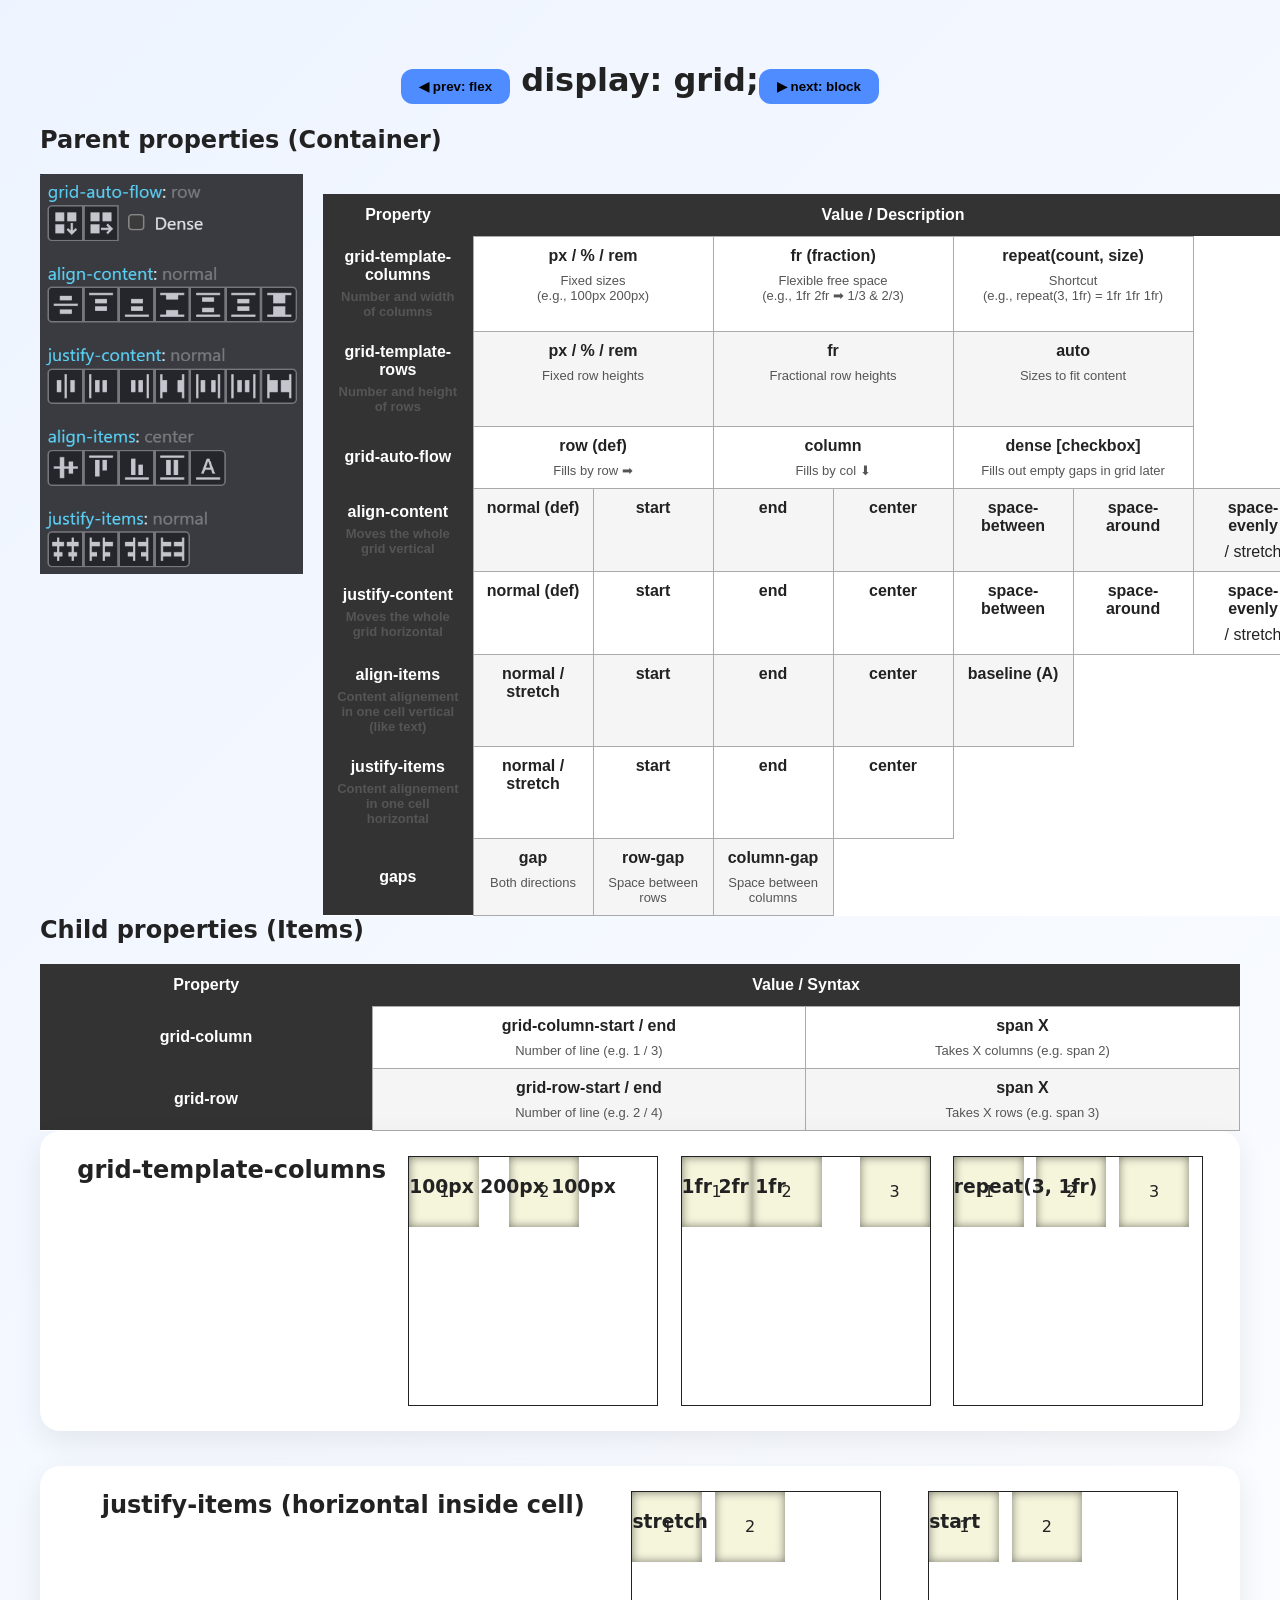
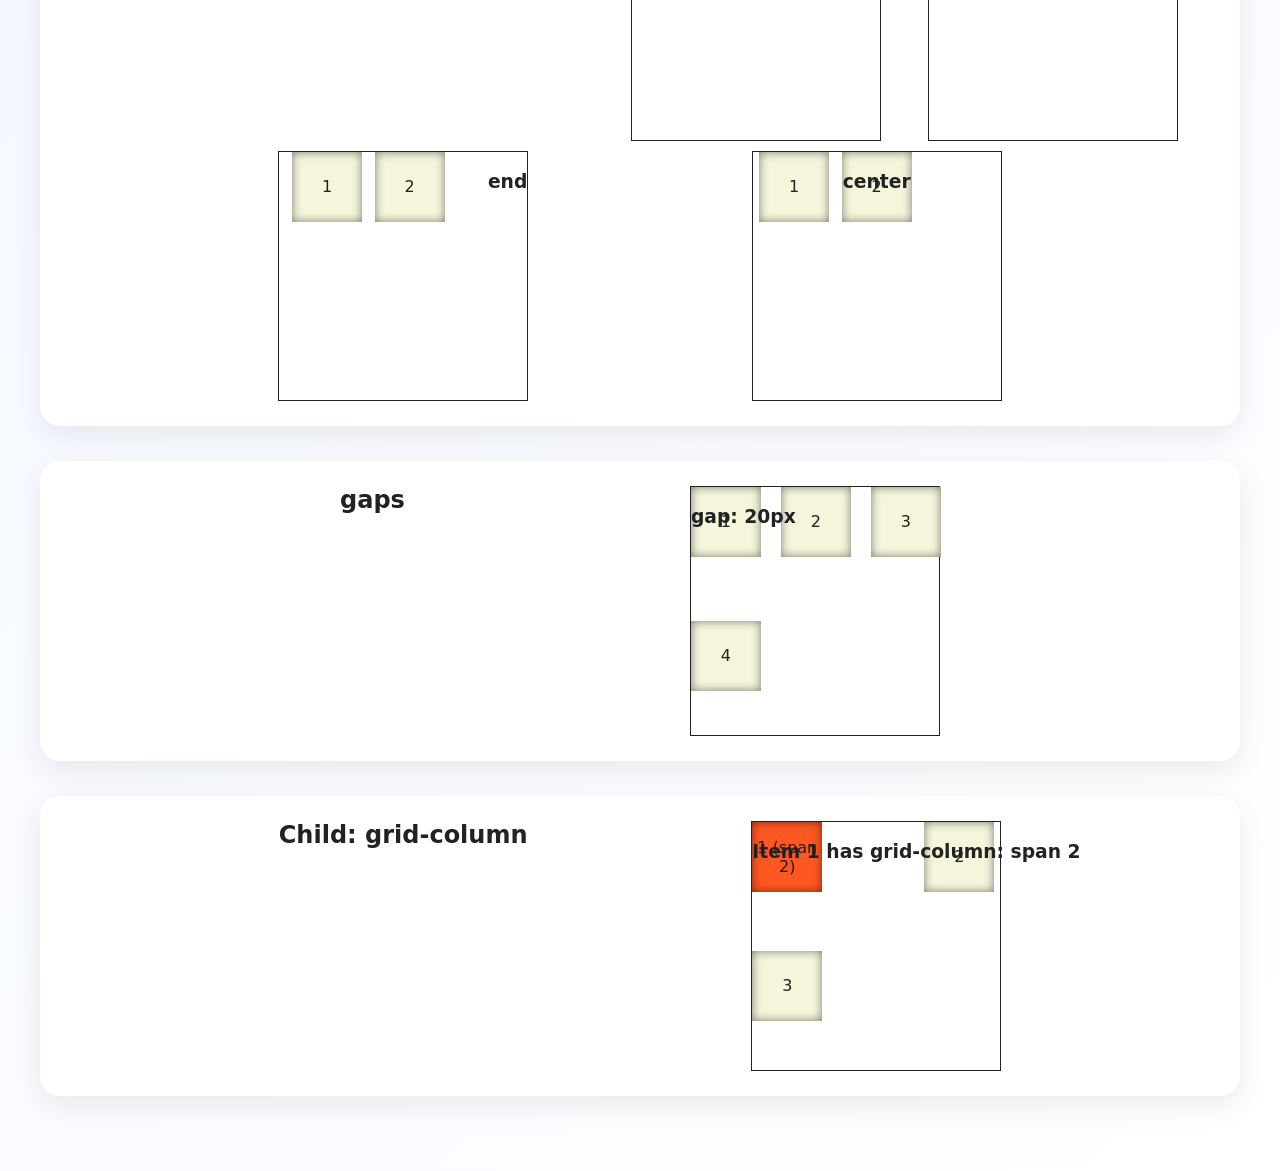
<file: grid.html>
<!doctype html>
<html lang="en">
  <head>
    <meta charset="UTF-8" />
    <meta name="viewport" content="width=device-width, initial-scale=1.0" />
    <title>The Greatest CSS Tutorial - Grid</title>
    <link rel="stylesheet" href="style.css" />
    <link rel="stylesheet" href="table_style.css" />
  </head>

  <body>
    <button id="backToTop" class="back-to-top" title="Back">↑</button>

    <div id="learning-box">
      <h1>
        <button onclick="window.location.href = `./flex.html`">
          ◀ prev: flex
        </button>
        display: grid;<button onclick="window.location.href = `./block.html`">
          ▶ next: block
        </button>
      </h1>
      <h2>Parent properties (Container)</h2>
      <div class="flex">
        <img
          src="./display_grid-template.png"
          alt="display_grid_box"
          id="display-grid-properties-template"
        />
        <table>
          <thead>
            <tr>
              <th>Property</th>
              <th colspan="7">Value / Description</th>
            </tr>
          </thead>
          <tbody>
            <tr>
              <th>
                <a href="#grid-template-columns-section"
                  >grid-template-columns</a
                >
                <p>Number and width of columns</p>
              </th>
              <td colspan="2">
                <b>px / % / rem</b>
                <p>Fixed sizes <br />(e.g., 100px 200px)</p>
              </td>
              <td colspan="2">
                <b>fr (fraction)</b>
                <p>Flexible free space <br />(e.g., 1fr 2fr ➡ 1/3 & 2/3)</p>
              </td>
              <td colspan="2">
                <b>repeat(count, size)</b>
                <p>
                  Shortcut<br />
                  (e.g., repeat(3, 1fr) = 1fr 1fr 1fr)
                </p>
              </td>
            </tr>

            <tr>
              <th>
                <a href="#grid-template-rows-section">grid-template-rows</a>
                <p>Number and height of rows</p>
              </th>
              <td colspan="2">
                <b>px / % / rem</b>
                <p>Fixed row heights</p>
              </td>
              <td colspan="2">
                <b>fr</b>
                <p>Fractional row heights</p>
              </td>
              <td colspan="2">
                <b>auto</b>
                <p>Sizes to fit content</p>
              </td>
            </tr>

            <tr>
              <th><a href="#grid-auto-flow-section">grid-auto-flow</a></th>
              <td colspan="2">
                <b>row (def)</b>
                <p>Fills by row ➡</p>
              </td>
              <td colspan="2">
                <b>column</b>
                <p>Fills by col ⬇</p>
              </td>
              <td colspan="2">
                <b>dense [checkbox]</b>
                <p>Fills out empty gaps in grid later</p>
              </td>
            </tr>

            <tr>
              <th>
                <a href="#align-content-section">align-content</a>
                <p>Moves the whole grid vertical</p>
              </th>
              <td><b>normal (def)</b></td>
              <td><b>start</b></td>
              <td><b>end</b></td>
              <td><b>center</b></td>
              <td><b>space-between</b></td>
              <td><b>space-around</b></td>
              <td><b>space-evenly</b> / stretch</td>
            </tr>

            <tr>
              <th>
                <a href="#justify-content-section">justify-content</a>
                <p>Moves the whole grid horizontal</p>
              </th>
              <td><b>normal (def)</b></td>
              <td><b>start</b></td>
              <td><b>end</b></td>
              <td><b>center</b></td>
              <td><b>space-between</b></td>
              <td><b>space-around</b></td>
              <td><b>space-evenly</b> / stretch</td>
            </tr>

            <tr>
              <th>
                <a href="#align-items-section">align-items</a>
                <p>Content alignement in one cell vertical (like text)</p>
              </th>
              <td><b>normal / stretch</b></td>
              <td><b>start</b></td>
              <td><b>end</b></td>
              <td><b>center</b></td>
              <td><b>baseline (A)</b></td>
            </tr>

            <tr>
              <th>
                <a href="#justify-items-section">justify-items</a>
                <p>Content alignement in one cell horizontal</p>
              </th>
              <td><b>normal / stretch</b></td>
              <td><b>start</b></td>
              <td><b>end</b></td>
              <td><b>center</b></td>
            </tr>

            <tr>
              <th><a href="#gaps-section">gaps</a></th>
              <td>
                <b>gap</b>
                <p>Both directions</p>
              </td>
              <td>
                <b>row-gap</b>
                <p>Space between rows</p>
              </td>
              <td>
                <b>column-gap</b>
                <p>Space between columns</p>
              </td>
            </tr>
          </tbody>
        </table>
      </div>

      <h2>Child properties (Items)</h2>
      <div class="two-per-row">
        <table>
          <thead>
            <tr>
              <th>Property</th>
              <th colspan="2">Value / Syntax</th>
            </tr>
          </thead>
          <tbody>
            <tr>
              <th><a href="#grid-column-section">grid-column</a></th>
              <td>
                <b>grid-column-start / end</b>
                <p>Number of line (e.g. 1 / 3)</p>
              </td>
              <td>
                <b>span X</b>
                <p>Takes X columns (e.g. span 2)</p>
              </td>
            </tr>
            <tr>
              <th><a href="#grid-row-section">grid-row</a></th>
              <td>
                <b>grid-row-start / end</b>
                <p>Number of line (e.g. 2 / 4)</p>
              </td>
              <td>
                <b>span X</b>
                <p>Takes X rows (e.g. span 3)</p>
              </td>
            </tr>
          </tbody>
        </table>
      </div>

      <div id="previews">
        <div id="grid-template-columns-section" class="property-box">
          <h2>grid-template-columns</h2>

          <div
            style="display: grid; grid-template-columns: 100px 200px 100px"
            class="common-container"
          >
            <h3>100px 200px 100px</h3>
            <div class="common-container-child">1</div>
            <div class="common-container-child">2</div>
            <div class="common-container-child">3</div>
          </div>

          <div
            style="display: grid; grid-template-columns: 1fr 2fr 1fr"
            class="common-container"
          >
            <h3>1fr 2fr 1fr</h3>
            <div class="common-container-child">1</div>
            <div class="common-container-child">2</div>
            <div class="common-container-child">3</div>
          </div>

          <div
            style="display: grid; grid-template-columns: repeat(3, 1fr)"
            class="common-container"
          >
            <h3>repeat(3, 1fr)</h3>
            <div class="common-container-child">1</div>
            <div class="common-container-child">2</div>
            <div class="common-container-child">3</div>
          </div>
        </div>

        <div id="justify-items-section" class="property-box">
          <h2>justify-items (horizontal inside cell)</h2>

          <div
            style="
              display: grid;
              grid-template-columns: repeat(3, 1fr);
              justify-items: stretch;
            "
            class="common-container"
          >
            <h3>stretch</h3>
            <div class="common-container-child">1</div>
            <div class="common-container-child">2</div>
          </div>

          <div
            style="
              display: grid;
              grid-template-columns: repeat(3, 1fr);
              justify-items: start;
            "
            class="common-container"
          >
            <h3>start</h3>
            <div class="common-container-child">1</div>
            <div class="common-container-child">2</div>
          </div>

          <div
            style="
              display: grid;
              grid-template-columns: repeat(3, 1fr);
              justify-items: end;
            "
            class="common-container"
          >
            <h3>end</h3>
            <div class="common-container-child">1</div>
            <div class="common-container-child">2</div>
          </div>

          <div
            style="
              display: grid;
              grid-template-columns: repeat(3, 1fr);
              justify-items: center;
            "
            class="common-container"
          >
            <h3>center</h3>
            <div class="common-container-child">1</div>
            <div class="common-container-child">2</div>
          </div>
        </div>

        <div id="gaps-section" class="property-box">
          <h2>gaps</h2>
          <div
            style="
              display: grid;
              grid-template-columns: repeat(3, 1fr);
              gap: 20px;
            "
            class="common-container"
          >
            <h3>gap: 20px</h3>
            <div class="common-container-child">1</div>
            <div class="common-container-child">2</div>
            <div class="common-container-child">3</div>
            <div class="common-container-child">4</div>
          </div>
        </div>

        <div id="grid-column-section" class="property-box">
          <h2>Child: grid-column</h2>
          <div
            style="
              display: grid;
              grid-template-columns: repeat(3, 1fr);
              gap: 10px;
            "
            class="common-container"
          >
            <h3>Item 1 has grid-column: span 2</h3>
            <div
              class="common-container-child"
              style="grid-column: span 2; background-color: #ff5722"
            >
              1 (span 2)
            </div>
            <div class="common-container-child">2</div>
            <div class="common-container-child">3</div>
          </div>
        </div>
      </div>
    </div>
    <script>
      const backToTopBtn = document.getElementById("backToTop");

      window.addEventListener("scroll", () => {
        if (window.scrollY > 300) {
          backToTopBtn.classList.add("show");
        } else {
          backToTopBtn.classList.remove("show");
        }
      });

      backToTopBtn.addEventListener("click", () => {
        window.scrollTo({
          top: 0,
          behavior: "smooth",
        });
      });
    </script>
  </body>
</html>
</file>
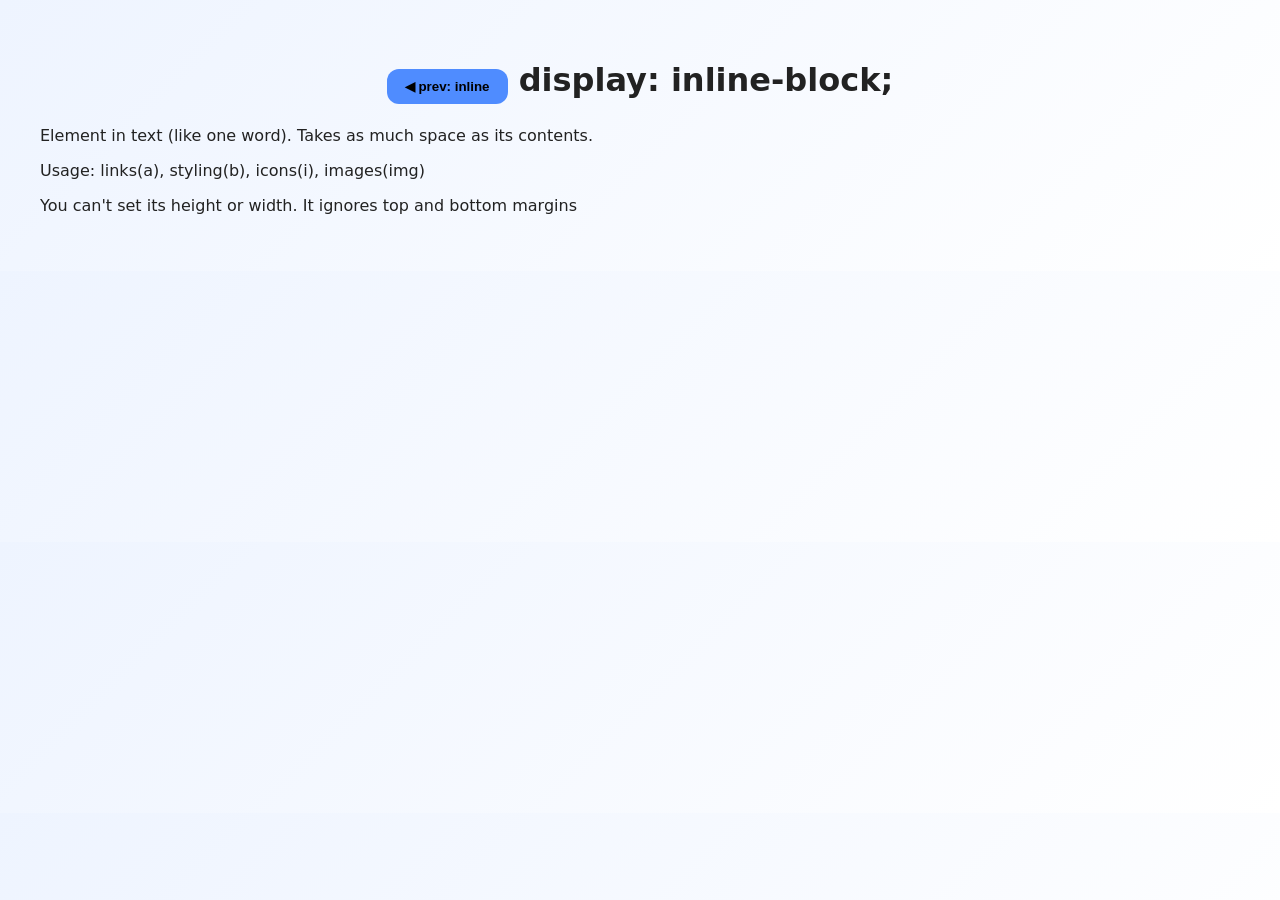
<file: inline-block.html>
<!doctype html>
<html lang="en">
  <head>
    <meta charset="UTF-8" />
    <meta name="viewport" content="width=device-width, initial-scale=1.0" />
    <title>The Greatest CSS Tutorial - Grid</title>
    <link rel="stylesheet" href="style.css" />
    <link rel="stylesheet" href="table_style.css" />
  </head>

  <body>
    <button id="backToTop" class="back-to-top" title="Back">↑</button>

    <div id="learning-box">
      <h1>
        <button onclick="window.location.href = `./inline.html`">
          ◀ prev: inline
        </button>
        display: inline-block;
      </h1>
      <div id="info-box">
        <p>
          Element in text (like one word). Takes as much space as its contents.
        </p>
        <p>Usage: links(a), styling(b), icons(i), images(img)</p>
        <p>
          You can't set its height or width. It ignores top and bottom margins
        </p>
      </div>
    </div>
    <script>
      const backToTopBtn = document.getElementById("backToTop");

      window.addEventListener("scroll", () => {
        if (window.scrollY > 300) {
          backToTopBtn.classList.add("show");
        } else {
          backToTopBtn.classList.remove("show");
        }
      });

      backToTopBtn.addEventListener("click", () => {
        window.scrollTo({
          top: 0,
          behavior: "smooth",
        });
      });
    </script>
  </body>
</html>
</file>
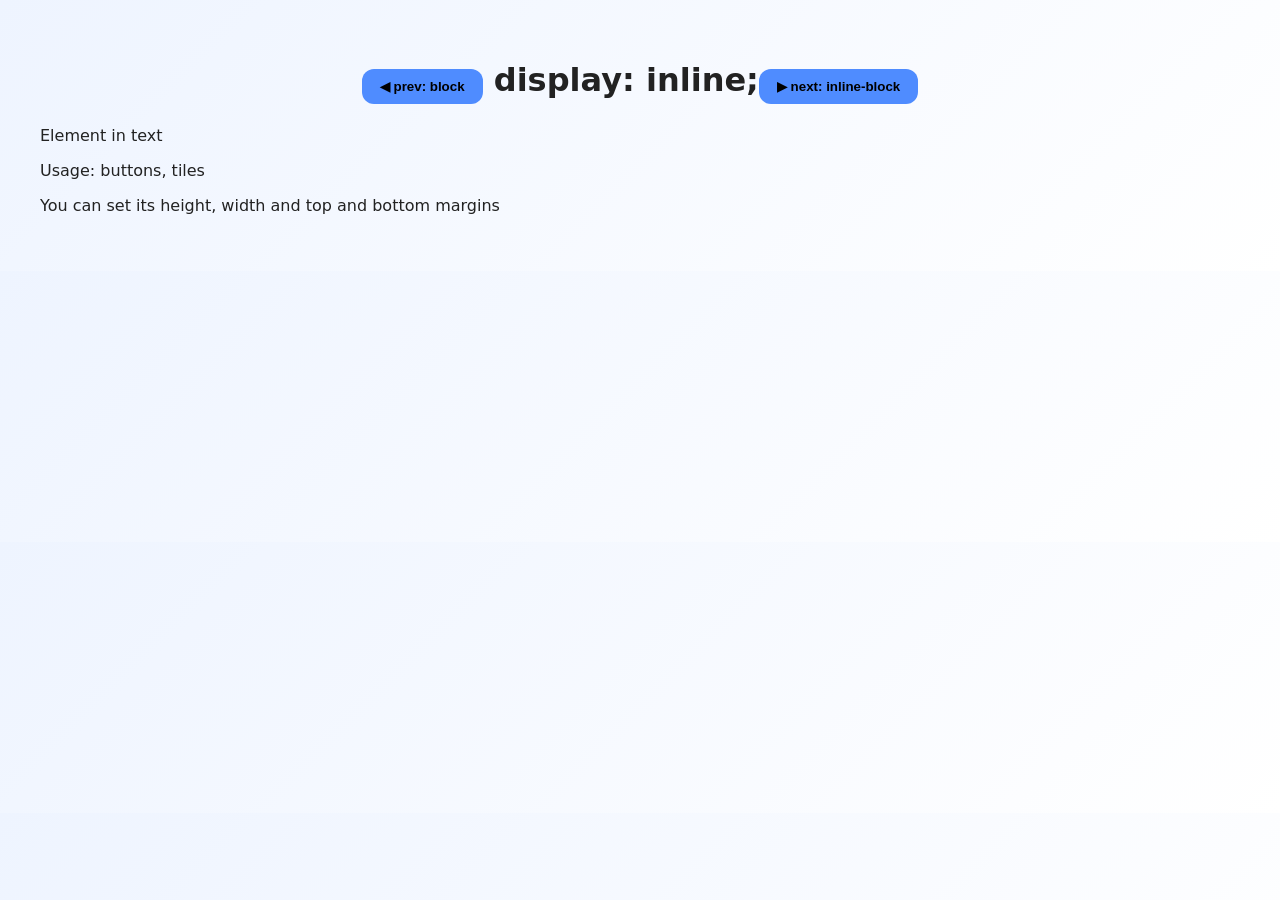
<file: inline.html>
<!doctype html>
<html lang="en">
  <head>
    <meta charset="UTF-8" />
    <meta name="viewport" content="width=device-width, initial-scale=1.0" />
    <title>The Greatest CSS Tutorial - Grid</title>
    <link rel="stylesheet" href="style.css" />
    <link rel="stylesheet" href="table_style.css" />
  </head>

  <body>
    <button id="backToTop" class="back-to-top" title="Back">↑</button>

    <div id="learning-box">
      <h1>
        <button onclick="window.location.href = `./block.html`">
          ◀ prev: block
        </button>
        display: inline;<button
          onclick="window.location.href = `./inline-block.html`"
        >
          ▶ next: inline-block
        </button>
      </h1>
      <div id="info-box">
        <p>Element in text</p>
        <p>Usage: buttons, tiles</p>
        <p>You can set its height, width and top and bottom margins</p>
      </div>
    </div>
    <script>
      const backToTopBtn = document.getElementById("backToTop");

      window.addEventListener("scroll", () => {
        if (window.scrollY > 300) {
          backToTopBtn.classList.add("show");
        } else {
          backToTopBtn.classList.remove("show");
        }
      });

      backToTopBtn.addEventListener("click", () => {
        window.scrollTo({
          top: 0,
          behavior: "smooth",
        });
      });
    </script>
  </body>
</html>
</file>
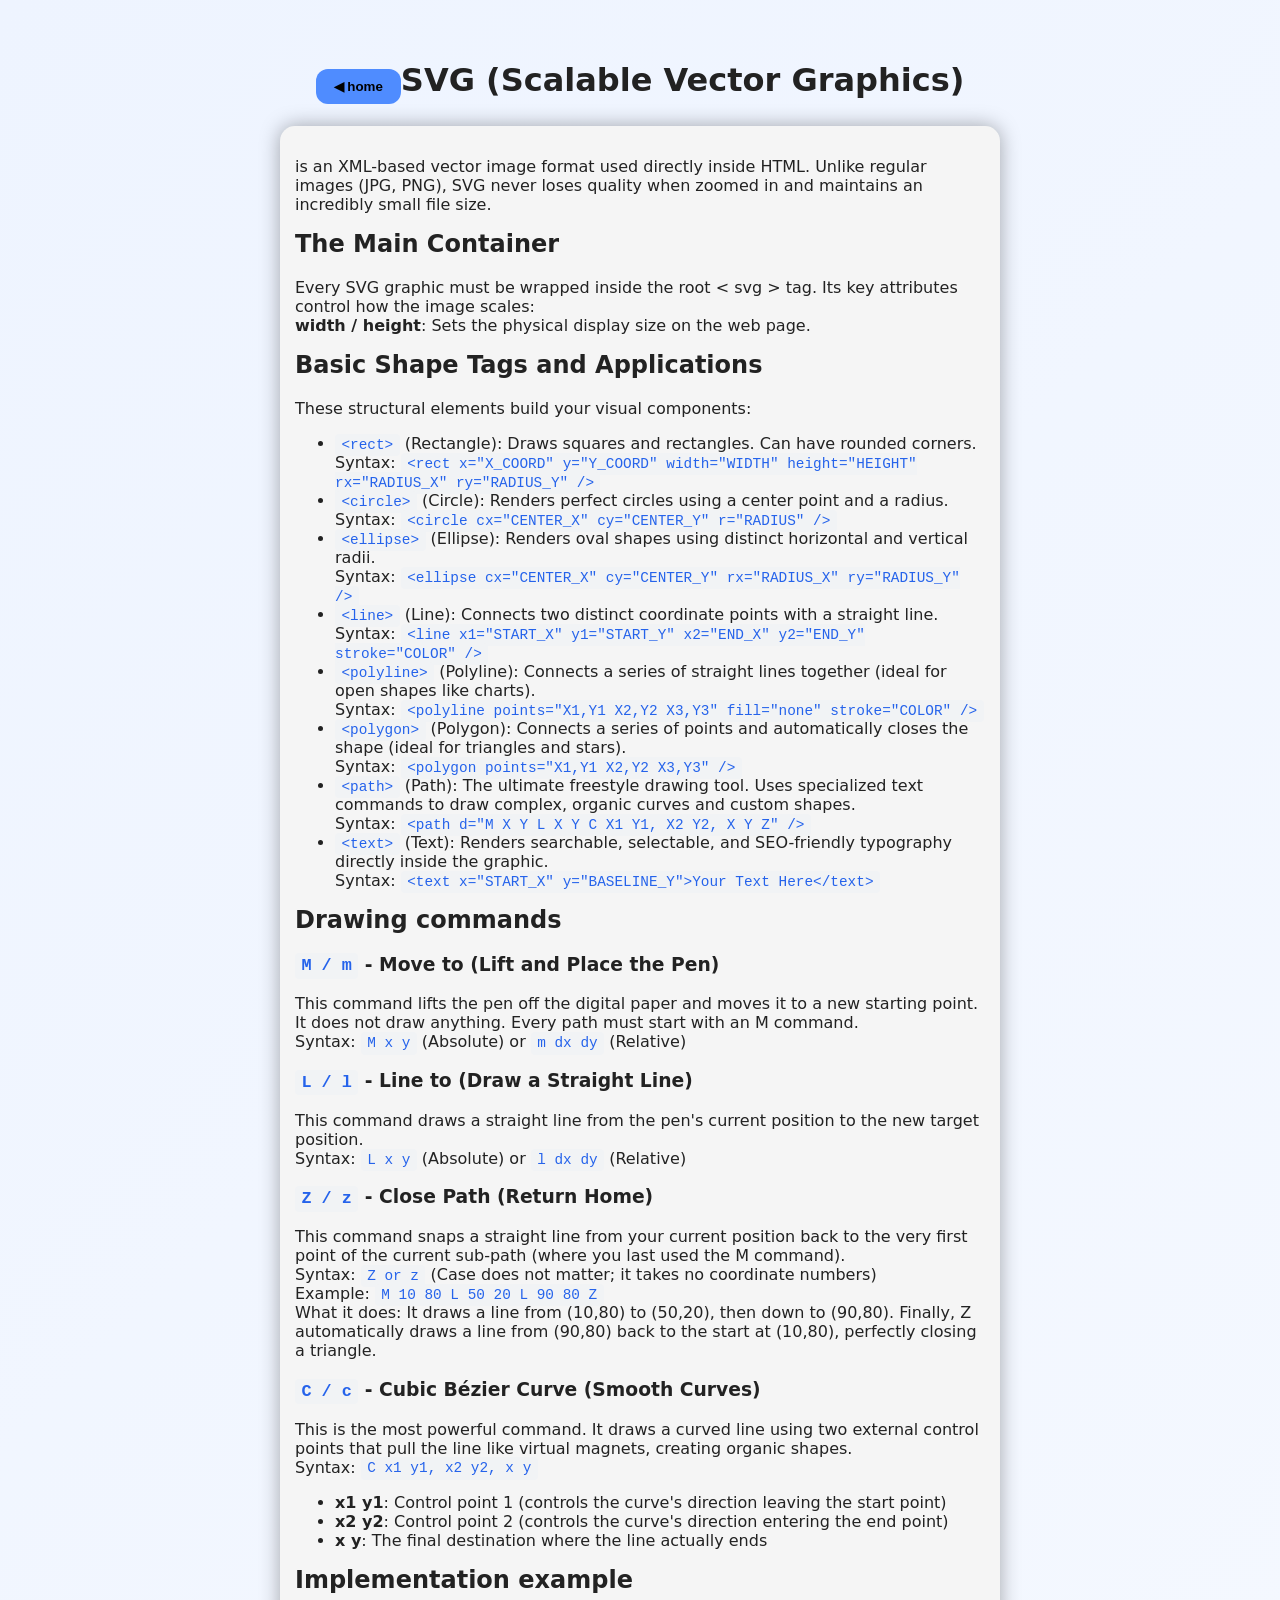
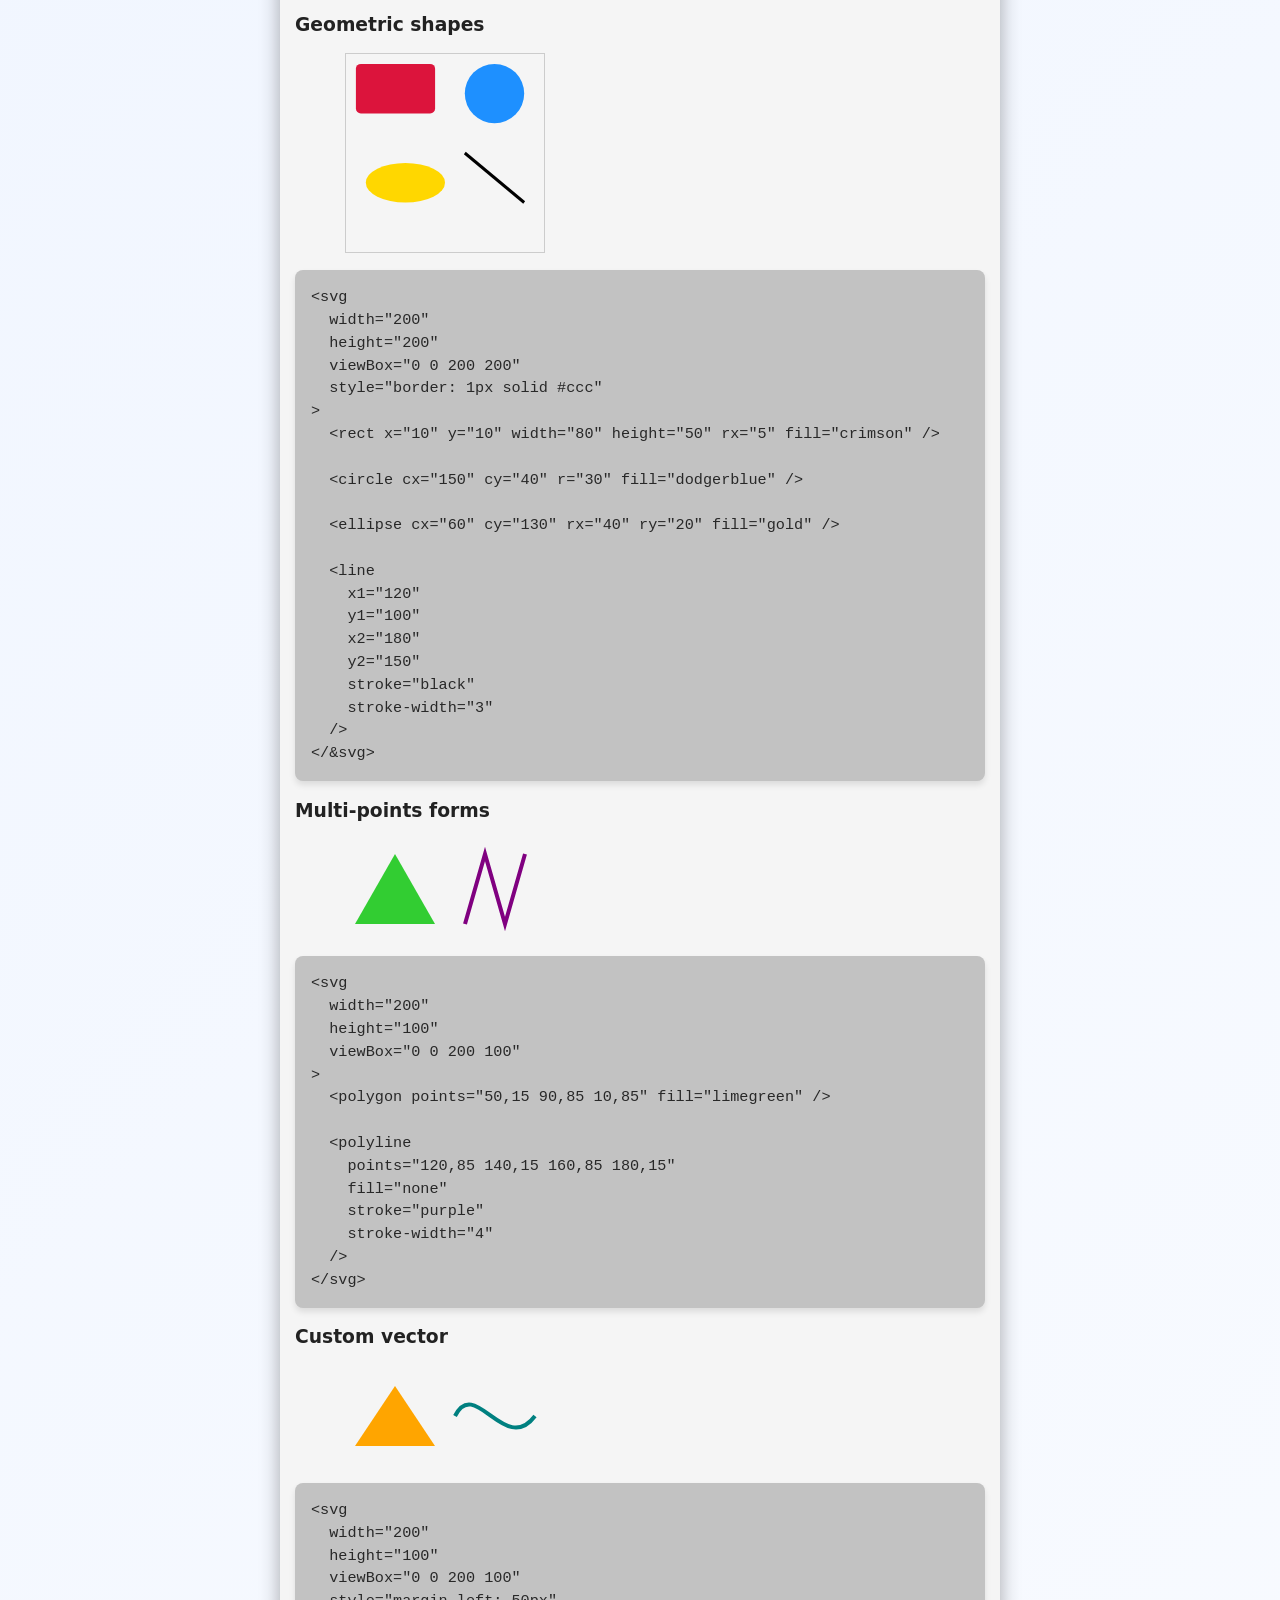
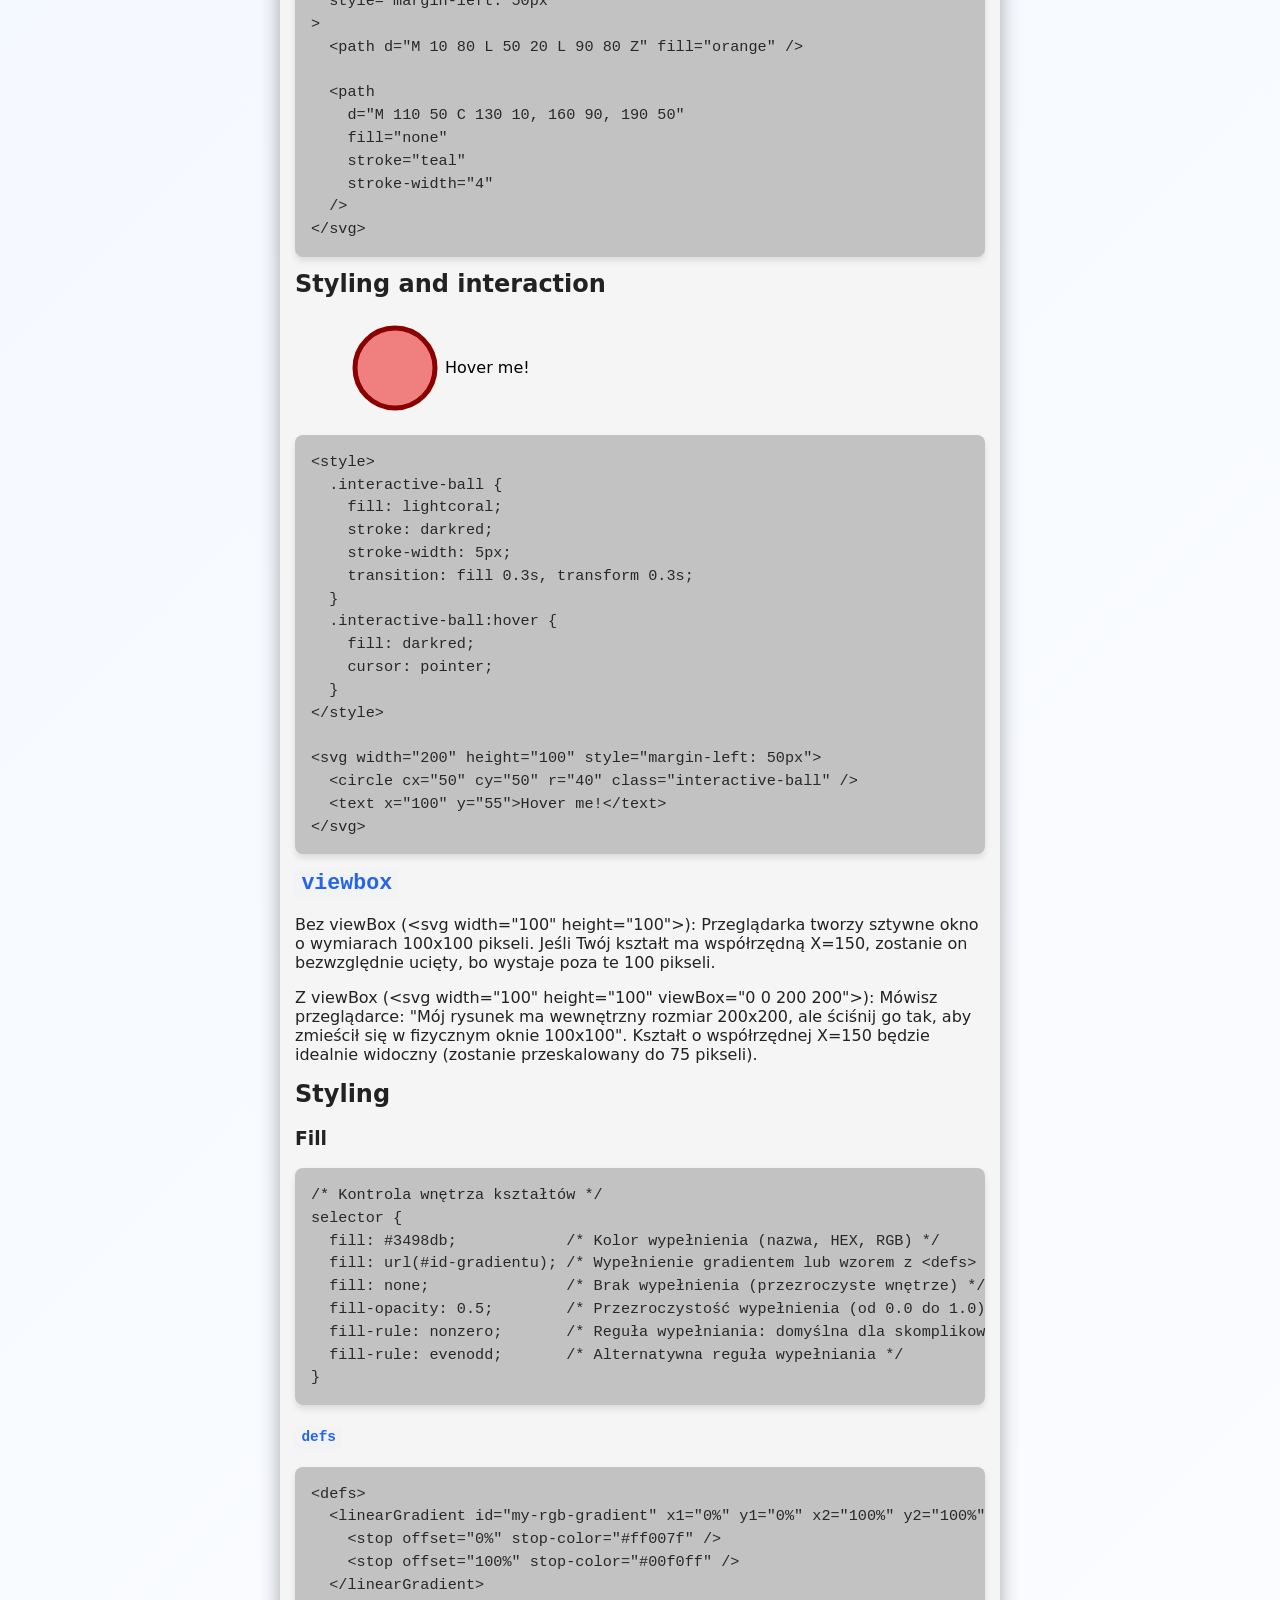
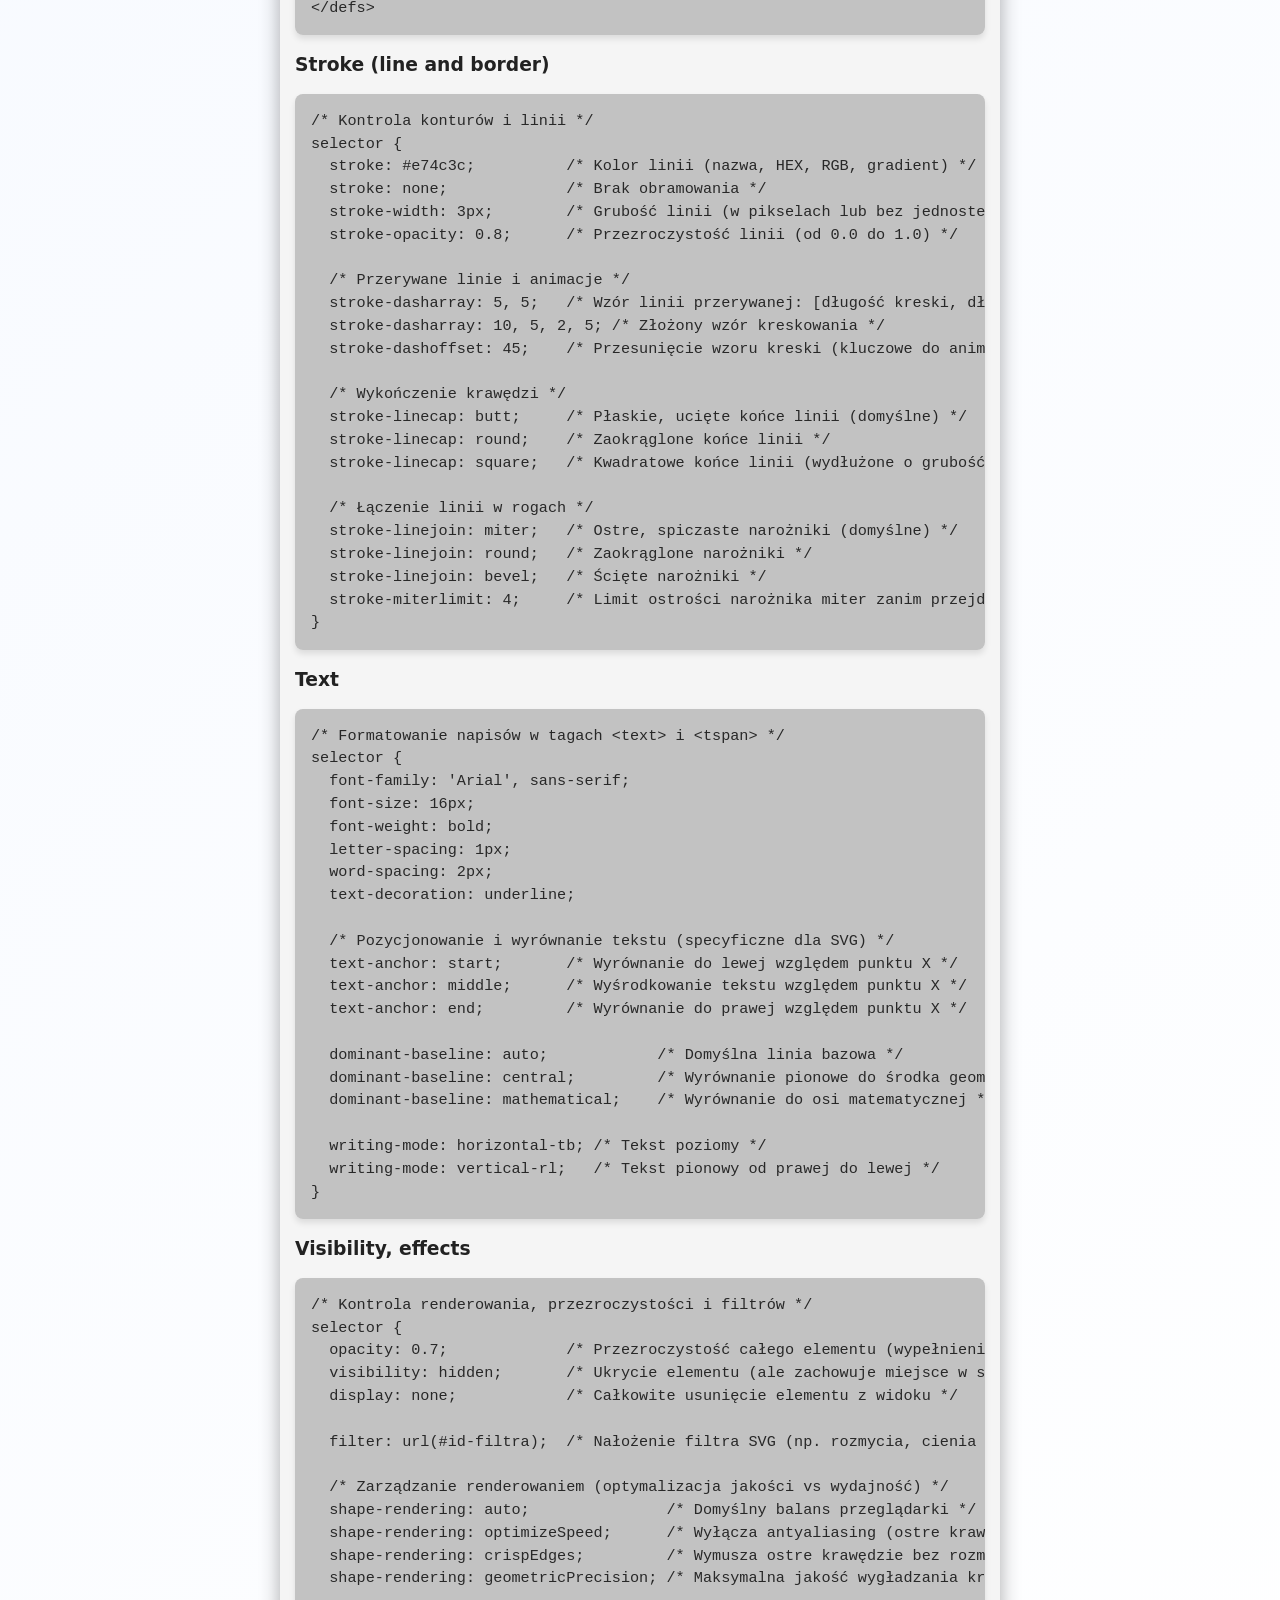
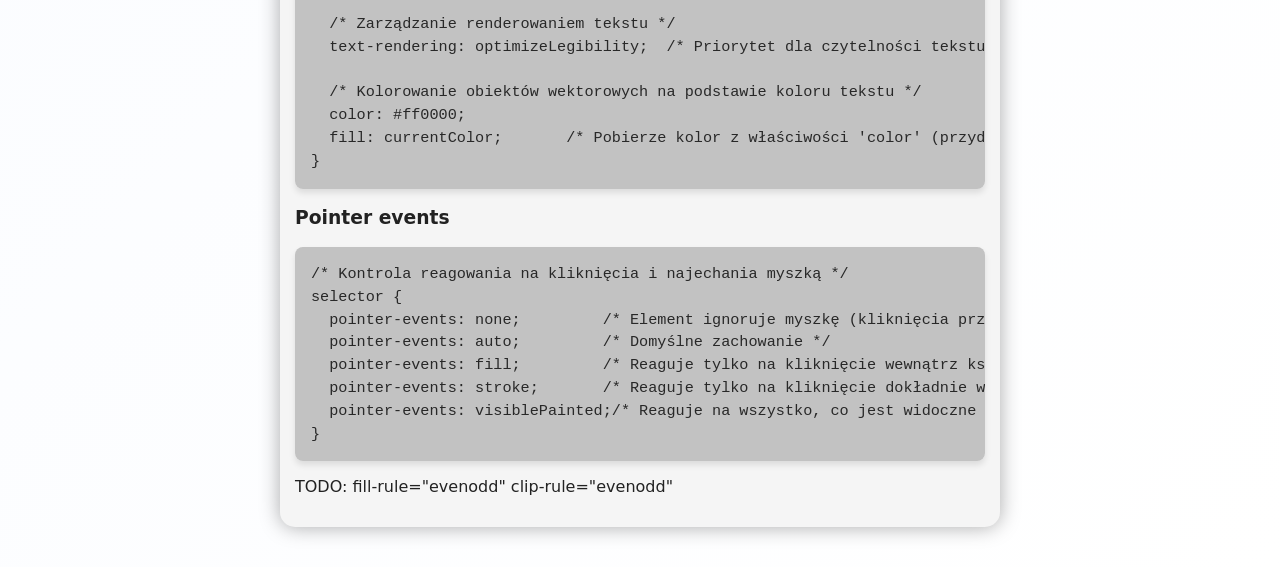
<file: svg.html>
<!doctype html>
<html lang="en">
  <head>
    <meta charset="UTF-8" />
    <meta name="viewport" content="width=device-width, initial-scale=1.0" />
    <title>The Greatest CSS Tutorial - Grid</title>
    <link rel="stylesheet" href="style.css" />
    <link rel="stylesheet" href="table_style.css" />
  </head>

  <body>
    <button id="backToTop" class="back-to-top" title="Back">↑</button>

    <div id="learning-box">
      <h1>
        <button onclick="window.location.href = `./index.html`">◀ home</button
        >SVG (Scalable Vector Graphics)
      </h1>
      <div id="code-info-box">
        <p>
          is an XML-based vector image format used directly inside HTML. Unlike
          regular images (JPG, PNG), SVG never loses quality when zoomed in and
          maintains an incredibly small file size.
        </p>
        <h2>The Main Container</h2>
        <p>
          Every SVG graphic must be wrapped inside the root < svg > tag. Its key
          attributes control how the image scales:<br /><strong
            >width / height</strong
          >: Sets the physical display size on the web page.
        </p>

        <h2>Basic Shape Tags and Applications</h2>
        <p>These structural elements build your visual components:</p>
        <ul>
          <li>
            <code>&lt;rect&gt;</code> (Rectangle): Draws squares and rectangles.
            Can have rounded corners. <br />Syntax:
            <code
              >&lt;rect x="X_COORD" y="Y_COORD" width="WIDTH" height="HEIGHT"
              rx="RADIUS_X" ry="RADIUS_Y" /&gt;</code
            >
          </li>
          <li>
            <code>&lt;circle&gt;</code> (Circle): Renders perfect circles using
            a center point and a radius. <br />Syntax:
            <code>&lt;circle cx="CENTER_X" cy="CENTER_Y" r="RADIUS" /&gt;</code>
          </li>
          <li>
            <code>&lt;ellipse&gt;</code> (Ellipse): Renders oval shapes using
            distinct horizontal and vertical radii. <br />Syntax:
            <code
              >&lt;ellipse cx="CENTER_X" cy="CENTER_Y" rx="RADIUS_X"
              ry="RADIUS_Y" /&gt;</code
            >
          </li>
          <li>
            <code>&lt;line&gt;</code> (Line): Connects two distinct coordinate
            points with a straight line. <br />Syntax:
            <code
              >&lt;line x1="START_X" y1="START_Y" x2="END_X" y2="END_Y"
              stroke="COLOR" /&gt;</code
            >
          </li>
          <li>
            <code>&lt;polyline&gt;</code> (Polyline): Connects a series of
            straight lines together (ideal for open shapes like charts).
            <br />Syntax:
            <code
              >&lt;polyline points="X1,Y1 X2,Y2 X3,Y3" fill="none"
              stroke="COLOR" /&gt;</code
            >
          </li>
          <li>
            <code>&lt;polygon&gt;</code> (Polygon): Connects a series of points
            and automatically closes the shape (ideal for triangles and stars).
            <br />Syntax:
            <code>&lt;polygon points="X1,Y1 X2,Y2 X3,Y3" /&gt;</code>
          </li>
          <li>
            <code>&lt;path&gt;</code> (Path): The ultimate freestyle drawing
            tool. Uses specialized text commands to draw complex, organic curves
            and custom shapes. <br />Syntax:
            <code>&lt;path d="M X Y L X Y C X1 Y1, X2 Y2, X Y Z" /&gt;</code>
          </li>
          <li>
            <code>&lt;text&gt;</code> (Text): Renders searchable, selectable,
            and SEO-friendly typography directly inside the graphic.
            <br />Syntax:
            <code
              >&lt;text x="START_X" y="BASELINE_Y"&gt;Your Text
              Here&lt;/text&gt;</code
            >
          </li>
        </ul>

        <h2>Drawing commands</h2>
        <h3><code>M / m</code> - Move to (Lift and Place the Pen)</h3>
        <p>
          This command lifts the pen off the digital paper and moves it to a new
          starting point. It does not draw anything. Every path must start with
          an M command.<br />Syntax: <code>M x y</code> (Absolute) or
          <code>m dx dy</code> (Relative)
        </p>
        <h3><code>L / l</code> - Line to (Draw a Straight Line)</h3>
        <p>
          This command draws a straight line from the pen's current position to
          the new target position.<br />Syntax: <code>L x y</code> (Absolute) or
          <code>l dx dy</code>
          (Relative)
        </p>
        <h3><code>Z / z</code> - Close Path (Return Home)</h3>
        <p>
          This command snaps a straight line from your current position back to
          the very first point of the current sub-path (where you last used the
          M command).<br />
          Syntax: <code>Z or z</code> (Case does not matter; it takes no
          coordinate numbers)<br />Example:
          <code>M 10 80 L 50 20 L 90 80 Z</code><br />What it does: It draws a
          line from (10,80) to (50,20), then down to (90,80). Finally, Z
          automatically draws a line from (90,80) back to the start at (10,80),
          perfectly closing a triangle.
        </p>
        <h3><code>C / c</code> - Cubic Bézier Curve (Smooth Curves)</h3>
        <p>
          This is the most powerful command. It draws a curved line using two
          external control points that pull the line like virtual magnets,
          creating organic shapes.<br />Syntax: <code>C x1 y1, x2 y2, x y</code>
        </p>
        <ul>
          <li>
            <strong>x1 y1</strong>: Control point 1 (controls the curve's
            direction leaving the start point)
          </li>
          <li>
            <strong>x2 y2</strong>: Control point 2 (controls the curve's
            direction entering the end point)
          </li>
          <li>
            <strong>x y</strong>: The final destination where the line actually
            ends
          </li>
        </ul>

        <h2>Implementation example</h2>
        <h3>Geometric shapes</h3>
        <svg
          width="200"
          height="200"
          viewBox="0 0 200 200"
          style="border: 1px solid #ccc; margin-left: 50px"
        >
          <rect x="10" y="10" width="80" height="50" rx="5" fill="crimson" />

          <circle cx="150" cy="40" r="30" fill="dodgerblue" />

          <ellipse cx="60" cy="130" rx="40" ry="20" fill="gold" />

          <line
            x1="120"
            y1="100"
            x2="180"
            y2="150"
            stroke="black"
            stroke-width="3"
          />
        </svg>
        <pre><code>&lt;svg
  width="200"
  height="200"
  viewBox="0 0 200 200"
  style="border: 1px solid #ccc"
&gt;
  &lt;rect x="10" y="10" width="80" height="50" rx="5" fill="crimson" /&gt;

  &lt;circle cx="150" cy="40" r="30" fill="dodgerblue" /&gt;

  &lt;ellipse cx="60" cy="130" rx="40" ry="20" fill="gold" /&gt;

  &lt;line
    x1="120"
    y1="100"
    x2="180"
    y2="150"
    stroke="black"
    stroke-width="3"
  /&gt;
&lt;/&svg&gt;</code></pre>

        <h3>Multi-points forms</h3>
        <svg
          width="200"
          height="100"
          viewBox="0 0 200 100"
          style="margin-left: 50px"
        >
          <polygon points="50,15 90,85 10,85" fill="limegreen" />

          <polyline
            points="120,85 140,15 160,85 180,15"
            fill="none"
            stroke="purple"
            stroke-width="4"
          />
        </svg>
        <pre><code>&lt;svg
  width="200"
  height="100"
  viewBox="0 0 200 100"
&gt;
  &lt;polygon points="50,15 90,85 10,85" fill="limegreen" /&gt;

  &lt;polyline
    points="120,85 140,15 160,85 180,15"
    fill="none"
    stroke="purple"
    stroke-width="4"
  /&gt;
&lt;/svg&gt;</code></pre>

        <h3>Custom vector</h3>
        <svg
          width="200"
          height="100"
          viewBox="0 0 200 100"
          style="margin-left: 50px"
        >
          <path d="M 10 80 L 50 20 L 90 80 Z" fill="orange" />

          <path
            d="M 110 50 C 130 10, 160 90, 190 50"
            fill="none"
            stroke="teal"
            stroke-width="4"
          />
        </svg>
        <pre><code>&lt;svg
  width="200"
  height="100"
  viewBox="0 0 200 100"
  style="margin-left: 50px"
&gt;
  &lt;path d="M 10 80 L 50 20 L 90 80 Z" fill="orange" /&gt;

  &lt;path
    d="M 110 50 C 130 10, 160 90, 190 50"
    fill="none"
    stroke="teal"
    stroke-width="4"
  /&gt;
&lt;/svg&gt;</code></pre>

        <h2>Styling and interaction</h2>
        <svg width="200" height="100" style="margin-left: 50px">
          <circle cx="50" cy="50" r="40" class="interactive-ball" />
          <text x="100" y="55">Hover me!</text>
        </svg>
        <pre><code>&lt;style&gt;
  .interactive-ball {
    fill: lightcoral;
    stroke: darkred;
    stroke-width: 5px;
    transition: fill 0.3s, transform 0.3s;
  }
  .interactive-ball:hover {
    fill: darkred;
    cursor: pointer;
  }
&lt;/style&gt;

&lt;svg width="200" height="100" style="margin-left: 50px"&gt;
  &lt;circle cx="50" cy="50" r="40" class="interactive-ball" /&gt;
  &lt;text x="100" y="55">Hover me!&lt;/text&gt;
&lt;/svg&gt;</code></pre>

        <h2><code>viewbox</code></h2>
        <p>
          Bez viewBox (&lt;svg width="100" height="100"&gt;): Przeglądarka
          tworzy sztywne okno o wymiarach 100x100 pikseli. Jeśli Twój kształt ma
          współrzędną X=150, zostanie on bezwzględnie ucięty, bo wystaje poza te
          100 pikseli.
        </p>
        <p>
          Z viewBox (&lt;svg width="100" height="100" viewBox="0 0 200
          200"&gt;): Mówisz przeglądarce: "Mój rysunek ma wewnętrzny rozmiar
          200x200, ale ściśnij go tak, aby zmieścił się w fizycznym oknie
          100x100". Kształt o współrzędnej X=150 będzie idealnie widoczny
          (zostanie przeskalowany do 75 pikseli).
        </p>

        <h2>Styling</h2>
        <h3>Fill</h3>
        <pre><code>/* Kontrola wnętrza kształtów */
selector {
  fill: #3498db;            /* Kolor wypełnienia (nazwa, HEX, RGB) */
  fill: url(#id-gradientu); /* Wypełnienie gradientem lub wzorem z &lt;defs&gt; */
  fill: none;               /* Brak wypełnienia (przezroczyste wnętrze) */
  fill-opacity: 0.5;        /* Przezroczystość wypełnienia (od 0.0 do 1.0) */
  fill-rule: nonzero;       /* Reguła wypełniania: domyślna dla skomplikowanych ścieżek */
  fill-rule: evenodd;       /* Alternatywna reguła wypełniania */
}
</code></pre>

        <h4><code>defs</code></h4>
        <pre><code>&lt;defs&gt;
  &lt;linearGradient id="my-rgb-gradient" x1="0%" y1="0%" x2="100%" y2="100%"&gt;
    &lt;stop offset="0%" stop-color="#ff007f" /&gt;
    &lt;stop offset="100%" stop-color="#00f0ff" /&gt;
  &lt;/linearGradient&gt;
&lt;/defs&gt;</code></pre>

        <h3>Stroke (line and border)</h3>
        <pre><code>/* Kontrola konturów i linii */
selector {
  stroke: #e74c3c;          /* Kolor linii (nazwa, HEX, RGB, gradient) */
  stroke: none;             /* Brak obramowania */
  stroke-width: 3px;        /* Grubość linii (w pikselach lub bez jednostek) */
  stroke-opacity: 0.8;      /* Przezroczystość linii (od 0.0 do 1.0) */
  
  /* Przerywane linie i animacje */
  stroke-dasharray: 5, 5;   /* Wzór linii przerywanej: [długość kreski, długość przerwy] */
  stroke-dasharray: 10, 5, 2, 5; /* Złożony wzór kreskowania */
  stroke-dashoffset: 45;    /* Przesunięcie wzoru kreski (kluczowe do animacji rysowania) */
  
  /* Wykończenie krawędzi */
  stroke-linecap: butt;     /* Płaskie, ucięte końce linii (domyślne) */
  stroke-linecap: round;    /* Zaokrąglone końce linii */
  stroke-linecap: square;   /* Kwadratowe końce linii (wydłużone o grubość konturu) */
  
  /* Łączenie linii w rogach */
  stroke-linejoin: miter;   /* Ostre, spiczaste narożniki (domyślne) */
  stroke-linejoin: round;   /* Zaokrąglone narożniki */
  stroke-linejoin: bevel;   /* Ścięte narożniki */
  stroke-miterlimit: 4;     /* Limit ostrości narożnika miter zanim przejdzie w bevel */
}
</code></pre>

        <h3>Text</h3>
        <pre><code>/* Formatowanie napisów w tagach &lt;text&gt; i &lt;tspan&gt; */
selector {
  font-family: 'Arial', sans-serif;
  font-size: 16px;
  font-weight: bold;
  letter-spacing: 1px;
  word-spacing: 2px;
  text-decoration: underline;
  
  /* Pozycjonowanie i wyrównanie tekstu (specyficzne dla SVG) */
  text-anchor: start;       /* Wyrównanie do lewej względem punktu X */
  text-anchor: middle;      /* Wyśrodkowanie tekstu względem punktu X */
  text-anchor: end;         /* Wyrównanie do prawej względem punktu X */
  
  dominant-baseline: auto;            /* Domyślna linia bazowa */
  dominant-baseline: central;         /* Wyrównanie pionowe do środka geometrycznego */
  dominant-baseline: mathematical;    /* Wyrównanie do osi matematycznej */
  
  writing-mode: horizontal-tb; /* Tekst poziomy */
  writing-mode: vertical-rl;   /* Tekst pionowy od prawej do lewej */
}
</code></pre>

        <h3>Visibility, effects</h3>
        <pre><code>/* Kontrola renderowania, przezroczystości i filtrów */
selector {
  opacity: 0.7;             /* Przezroczystość całego elementu (wypełnienie + linia) */
  visibility: hidden;       /* Ukrycie elementu (ale zachowuje miejsce w strukturze) */
  display: none;            /* Całkowite usunięcie elementu z widoku */
  
  filter: url(#id-filtra);  /* Nałożenie filtra SVG (np. rozmycia, cienia z sekcji &lt;defs&gt;) */
  
  /* Zarządzanie renderowaniem (optymalizacja jakości vs wydajność) */
  shape-rendering: auto;               /* Domyślny balans przeglądarki */
  shape-rendering: optimizeSpeed;      /* Wyłącza antyaliasing (ostre krawędzie, szybkie) */
  shape-rendering: crispEdges;         /* Wymusza ostre krawędzie bez rozmyć (dobre dla linii) */
  shape-rendering: geometricPrecision; /* Maksymalna jakość wygładzania krawędzi */
  
  /* Zarządzanie renderowaniem tekstu */
  text-rendering: optimizeLegibility;  /* Priorytet dla czytelności tekstu */
  
  /* Kolorowanie obiektów wektorowych na podstawie koloru tekstu */
  color: #ff0000;
  fill: currentColor;       /* Pobierze kolor z właściwości 'color' (przydatne przy ikonach) */
}
</code></pre>

        <h3>Pointer events</h3>
        <pre><code>/* Kontrola reagowania na kliknięcia i najechania myszką */
selector {
  pointer-events: none;         /* Element ignoruje myszkę (kliknięcia przelatują "na wylot") */
  pointer-events: auto;         /* Domyślne zachowanie */
  pointer-events: fill;         /* Reaguje tylko na kliknięcie wewnątrz kształtu */
  pointer-events: stroke;       /* Reaguje tylko na kliknięcie dokładnie w linię */
  pointer-events: visiblePainted;/* Reaguje na wszystko, co jest widoczne i pokolorowane */
}
</code></pre>

        <p>TODO: fill-rule="evenodd" clip-rule="evenodd"</p>
      </div>
    </div>
    <script>
      const backToTopBtn = document.getElementById("backToTop");

      window.addEventListener("scroll", () => {
        if (window.scrollY > 300) {
          backToTopBtn.classList.add("show");
        } else {
          backToTopBtn.classList.remove("show");
        }
      });

      backToTopBtn.addEventListener("click", () => {
        window.scrollTo({
          top: 0,
          behavior: "smooth",
        });
      });
    </script>
  </body>
</html>
</file>
<file: style.css>
html {
  scroll-behavior: smooth;
}

#display-flex-properties-row,
#display-flex-properties-column,
#display-grid-properties-template {
  height: 400px;
}

.flex {
  /* elements in one row (default nowrap) */
  display: flex;
  gap: 20px;
}

#justify-content-section .common-container {
  width: 400px;
  height: 100px;
}

.common-container {
  border: 1px solid;
  width: 250px;
  height: 250px;
}

.common-container h3 {
  position: absolute;
}

.common-container-child {
  background-color: beige;
  box-shadow: inset 0 0 10px rgba(0, 0, 0, 0.5);
  height: 70px;
  width: 70px;
  align-content: center;
  text-align: center;
}

.back-to-top {
  position: fixed;
  bottom: 20px;
  right: 20px;
  z-index: 99;
  border: none;
  outline: none;
  background-color: #007bff;
  color: white;
  cursor: pointer;
  padding: 15px 20px;
  border-radius: 50%;
  font-size: 18px;
  font-weight: bold;
  box-shadow: 0 4px 6px rgba(0, 0, 0, 0.1);
  transition:
    opacity 0.3s,
    transform 0.3s;
  opacity: 0;
  pointer-events: none;
}

.back-to-top:hover {
  background-color: #0056b3;
  transform: translateY(-3px);
}

.back-to-top.show {
  opacity: 1;
  pointer-events: auto;
}

* {
  box-sizing: border-box;
}

body {
  margin: 0;
  padding: 40px;
  font-family: system-ui, sans-serif;
  background: linear-gradient(135deg, #eef4ff, #ffffff);
  color: #222;
}

main {
  max-width: 900px;
  margin: auto;
}

h1 {
  text-align: center;
}

.property-box {
  background: white;
  padding: 25px;
  margin-bottom: 35px;
  border-radius: 20px;
  box-shadow: 0 10px 30px rgba(0, 0, 0, 0.08);
  display: flex;
  flex-wrap: wrap;
  justify-content: space-evenly;
  gap: 10px;
}

h2 {
  margin-top: 0;
}

button {
  border: 0;
  padding: 10px 18px;
  border-radius: 12px;
  background: #4f8cff;
  cursor: pointer;
  font-weight: 600;
  transition: 0.25s;
}

button:hover {
  background: #6a91fc;
  color: white;
  transform: translateY(-3px);
}

.preview {
  display: flex;
  gap: 15px;
  width: 100%;
  min-height: 180px;
  padding: 20px;
  border-radius: 18px;
  background: #f4f7fb;
  overflow: hidden;
}

/* Styl dla kodu wewnątrz linii tekstu */
code {
  font-family: "Fira Code", "Courier New", Courier, monospace;
  background-color: #f1f3f5;
  color: #2563eb;
  padding: 0.2rem 0.4rem;
  border-radius: 4px;
  font-size: 0.9em;
}

pre {
  background-color: #c2c2c2;
  color: #282828;
  padding: 1rem;
  border-radius: 8px;
  overflow-x: auto;
  box-shadow: 0 4px 6px rgba(0, 0, 0, 0.1);
}

pre code {
  font-family: "Fira Code", "Courier New", Courier, monospace;
  background-color: transparent;
  color: inherit;
  padding: 0;
  border-radius: 0;
  font-size: 0.95em;
  line-height: 1.5;
}

.example-img {
  max-width: 80%;
  margin: 0 auto;
}

#code-info-box {
  max-width: 60%;
  margin: 0 auto;
  border-radius: 15px;
  background-color: #f5f5f5;
  padding: 15px;
  filter: drop-shadow(0 0 10px #00000055);
}

.code-comment {
  color: green;
}

.clipped-card {
  position: relative;
  width: 100px;
  height: 100px;
  background: #2563eb;
  clip-path: polygon(50% 0%, 100% 38%, 82% 100%, 18% 100%, 0% 38%);
  margin-left: 50px;
}

.clipped-card::before {
  content: "";
  position: absolute;
  inset: 5px;
  background: #898989;
  clip-path: polygon(50% 0%, 100% 38%, 82% 100%, 18% 100%, 0% 38%);
}

.shadow-wrapper {
  filter: drop-shadow(0px 0px 4px red);
  height: 100px;
  width: 100px;
  margin-left: 50px;
}

.drop-shadow-example {
  clip-path: polygon(50% 0%, 100% 100%, 0% 100%);
  background: royalblue;
  height: 100%;
  width: 100%;
}

.interactive-ball {
  fill: lightcoral;
  stroke: darkred;
  stroke-width: 5px;
  transition:
    fill 0.3s,
    transform 0.3s;
}
.interactive-ball:hover {
  fill: darkred;
  cursor: pointer;
}
</file>
<file: table_style.css>
table {
  border-collapse: collapse;
  width: 100%;
  margin-top: 20px;
  font-family: Arial, sans-serif;
  background-color: white;
}

th {
  background-color: #333;
  color: white;
  padding: 12px;
  text-align: center;
}

td {
  border: 1px solid #aaa;
  padding: 10px;
  text-align: center;
  vertical-align: top;
}

tr:nth-child(even) {
  background-color: #f5f5f5;
}

tr:hover {
  background-color: #e8f4ff;
}

td b {
  display: block;
  font-size: 16px;
  margin-bottom: 8px;
  color: #222;
}

td p,
th p {
  margin: 5px 0 0;
  font-size: 13px;
  color: #555;
}

th a {
  color: white;
  text-decoration: none;
}

th a:hover {
  text-decoration: underline;
}

tbody th {
  min-width: 150px;
}

td {
  min-width: 120px;
}
</file>
